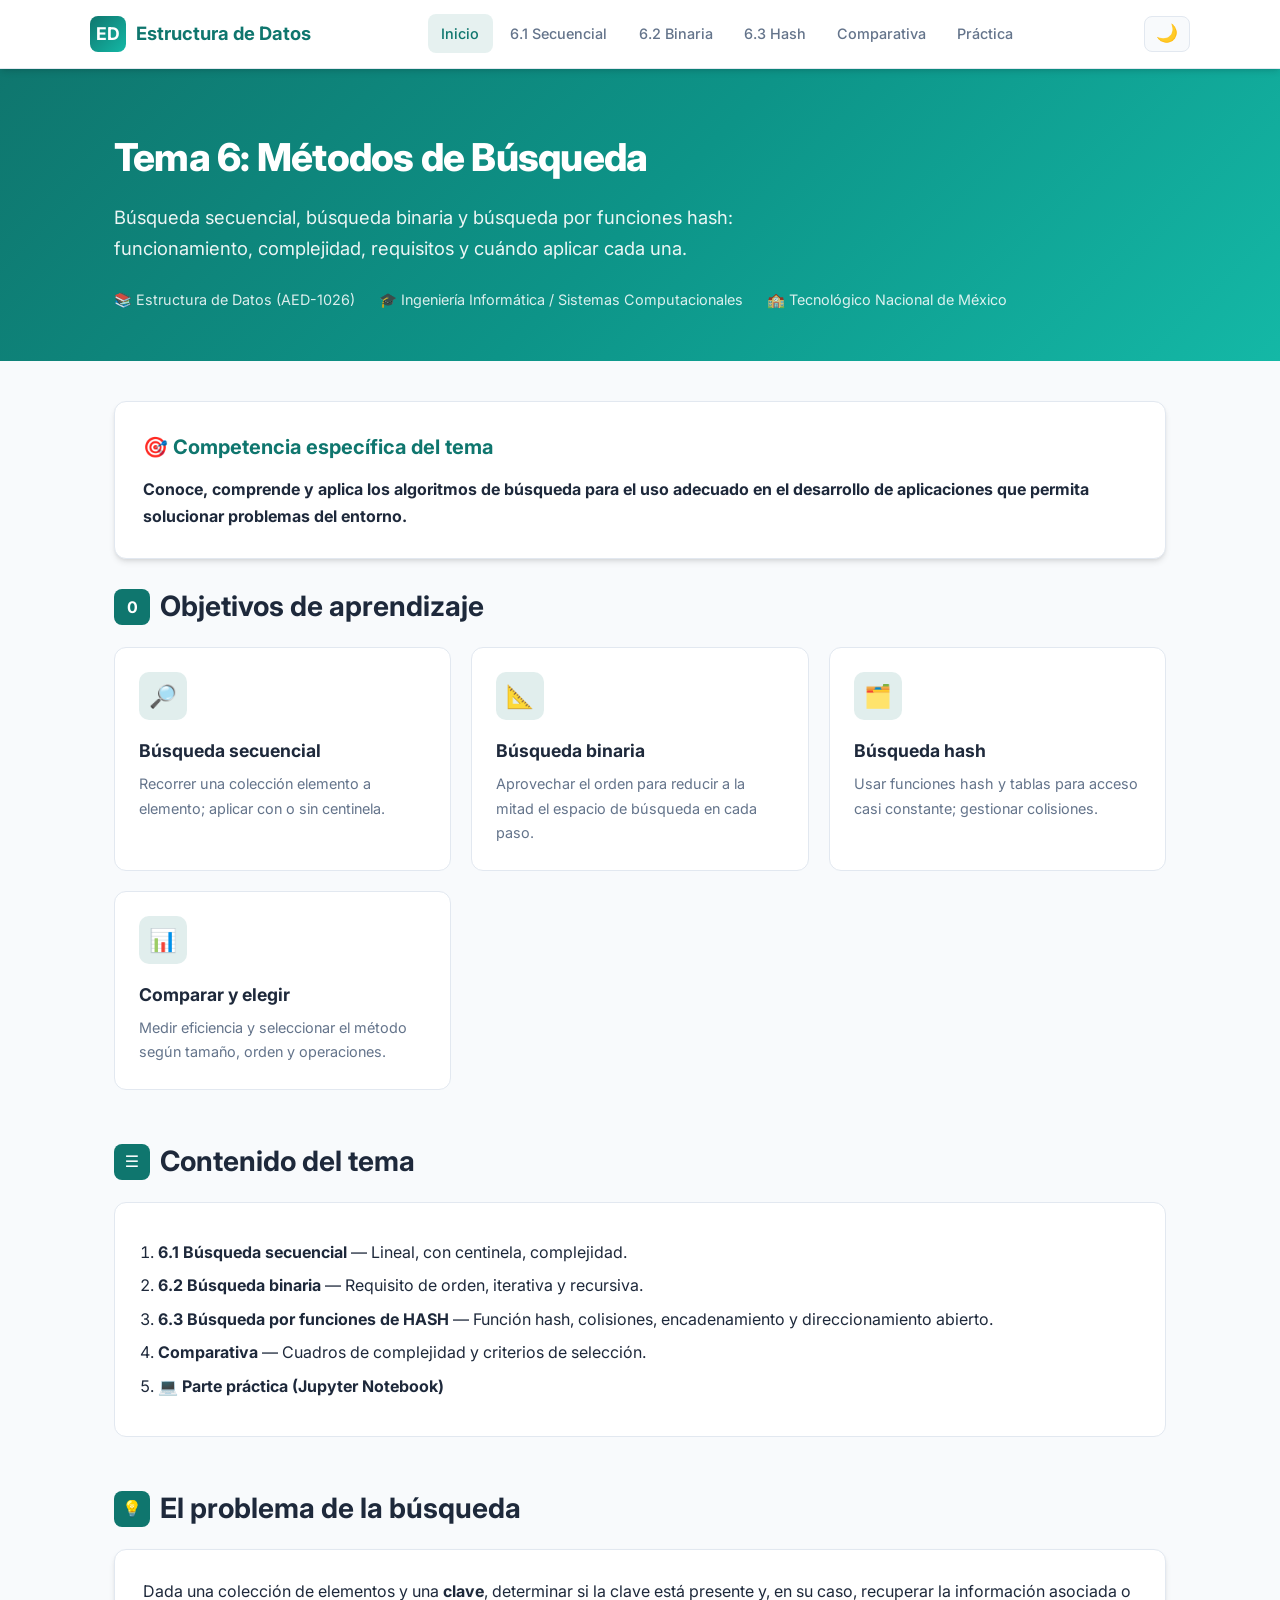
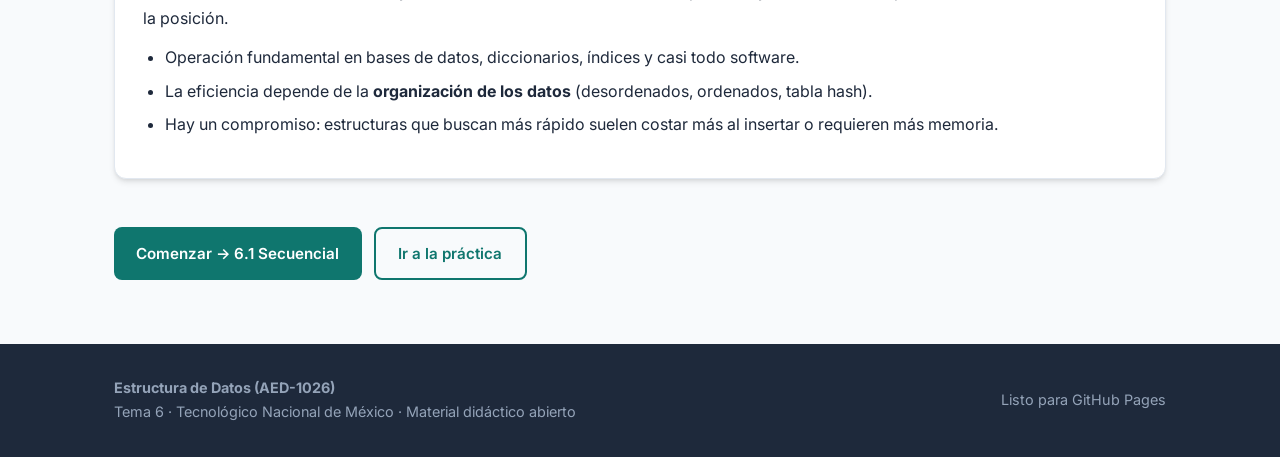
<file: index.html>
<!DOCTYPE html>
<html lang="es">
<head>
  <meta charset="UTF-8">
  <meta name="viewport" content="width=device-width, initial-scale=1.0">
  <title>Tema 6: Métodos de Búsqueda | AED-1026</title>
  <meta name="description" content="Material didáctico del Tema 6: búsqueda secuencial, binaria y por funciones hash.">
  <link rel="preconnect" href="https://fonts.googleapis.com">
  <link rel="preconnect" href="https://fonts.gstatic.com" crossorigin>
  <link href="https://fonts.googleapis.com/css2?family=Inter:wght@400;500;600;700;800&family=JetBrains+Mono:wght@400;500&display=swap" rel="stylesheet">
  <link rel="stylesheet" href="css/styles.css">
</head>
<body>
  <header>
    <div class="container nav-wrapper">
      <a href="index.html" class="logo">
        <span class="logo-icon">ED</span>
        Estructura de Datos
      </a>
      <nav>
        <a href="index.html" class="active">Inicio</a>
        <a href="secuencial.html">6.1 Secuencial</a>
        <a href="binaria.html">6.2 Binaria</a>
        <a href="hash.html">6.3 Hash</a>
        <a href="comparativa.html">Comparativa</a>
        <a href="practica.html">Práctica</a>
      </nav>
      <button id="theme-toggle" class="theme-toggle" aria-label="Cambiar tema">🌙</button>
    </div>
  </header>

  <section class="hero">
    <div class="container">
      <h1>Tema 6: Métodos de Búsqueda</h1>
      <p>
        Búsqueda secuencial, búsqueda binaria y búsqueda por funciones hash:
        funcionamiento, complejidad, requisitos y cuándo aplicar cada una.
      </p>
      <div class="hero-meta">
        <span>📚 Estructura de Datos (AED-1026)</span>
        <span>🎓 Ingeniería Informática / Sistemas Computacionales</span>
        <span>🏫 Tecnológico Nacional de México</span>
      </div>
    </div>
  </section>

  <main class="container">
    <div class="card">
      <h3>🎯 Competencia específica del tema</h3>
      <p>
        <strong>Conoce, comprende y aplica los algoritmos de búsqueda para el uso adecuado
        en el desarrollo de aplicaciones que permita solucionar problemas del entorno.</strong>
      </p>
    </div>

    <section class="section">
      <h2 class="section-title"><span class="num">0</span> Objetivos de aprendizaje</h2>
      <div class="grid-2">
        <div class="feature-card">
          <div class="icon">🔎</div>
          <h3>Búsqueda secuencial</h3>
          <p>Recorrer una colección elemento a elemento; aplicar con o sin centinela.</p>
        </div>
        <div class="feature-card">
          <div class="icon">📐</div>
          <h3>Búsqueda binaria</h3>
          <p>Aprovechar el orden para reducir a la mitad el espacio de búsqueda en cada paso.</p>
        </div>
        <div class="feature-card">
          <div class="icon">🗂️</div>
          <h3>Búsqueda hash</h3>
          <p>Usar funciones hash y tablas para acceso casi constante; gestionar colisiones.</p>
        </div>
        <div class="feature-card">
          <div class="icon">📊</div>
          <h3>Comparar y elegir</h3>
          <p>Medir eficiencia y seleccionar el método según tamaño, orden y operaciones.</p>
        </div>
      </div>
    </section>

    <section class="section">
      <h2 class="section-title"><span class="num">☰</span> Contenido del tema</h2>
      <div class="toc">
        <ol>
          <li><a href="secuencial.html"><strong>6.1 Búsqueda secuencial</strong></a> — Lineal, con centinela, complejidad.</li>
          <li><a href="binaria.html"><strong>6.2 Búsqueda binaria</strong></a> — Requisito de orden, iterativa y recursiva.</li>
          <li><a href="hash.html"><strong>6.3 Búsqueda por funciones de HASH</strong></a> — Función hash, colisiones, encadenamiento y direccionamiento abierto.</li>
          <li><a href="comparativa.html"><strong>Comparativa</strong></a> — Cuadros de complejidad y criterios de selección.</li>
          <li><a href="practica.html"><strong>💻 Parte práctica (Jupyter Notebook)</strong></a></li>
        </ol>
      </div>
    </section>

    <section class="section">
      <h2 class="section-title"><span class="num">💡</span> El problema de la búsqueda</h2>
      <div class="card">
        <p>
          Dada una colección de elementos y una <strong>clave</strong>, determinar si la clave
          está presente y, en su caso, recuperar la información asociada o la posición.
        </p>
        <ul>
          <li>Operación fundamental en bases de datos, diccionarios, índices y casi todo software.</li>
          <li>La eficiencia depende de la <strong>organización de los datos</strong> (desordenados, ordenados, tabla hash).</li>
          <li>Hay un compromiso: estructuras que buscan más rápido suelen costar más al insertar o requieren más memoria.</li>
        </ul>
      </div>
    </section>

    <div class="btn-group">
      <a href="secuencial.html" class="btn btn-primary">Comenzar → 6.1 Secuencial</a>
      <a href="practica.html" class="btn btn-outline">Ir a la práctica</a>
    </div>
  </main>

  <footer>
    <div class="container footer-content">
      <div>
        <strong>Estructura de Datos (AED-1026)</strong><br>
        Tema 6 · Tecnológico Nacional de México · Material didáctico abierto
      </div>
      <div>Listo para GitHub Pages</div>
    </div>
  </footer>
  <script src="js/main.js"></script>
</body>
</html>
</file>
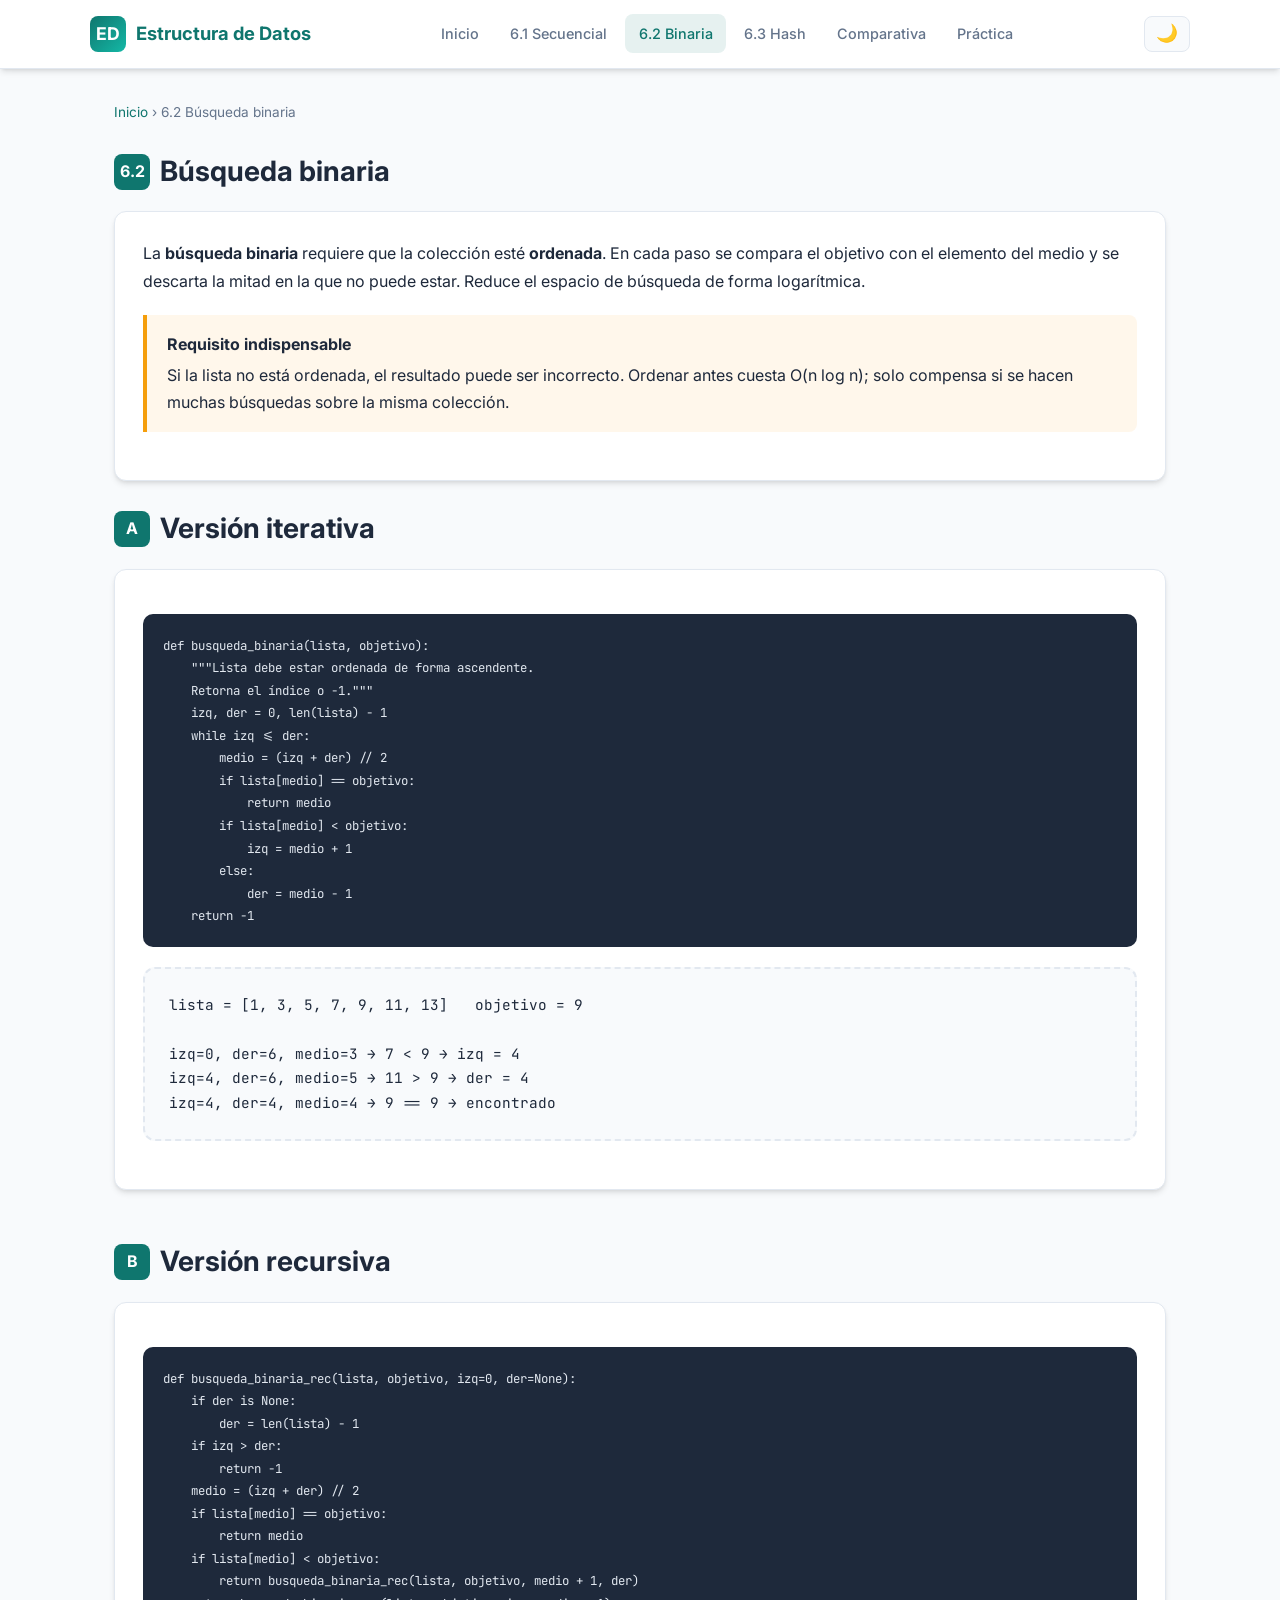
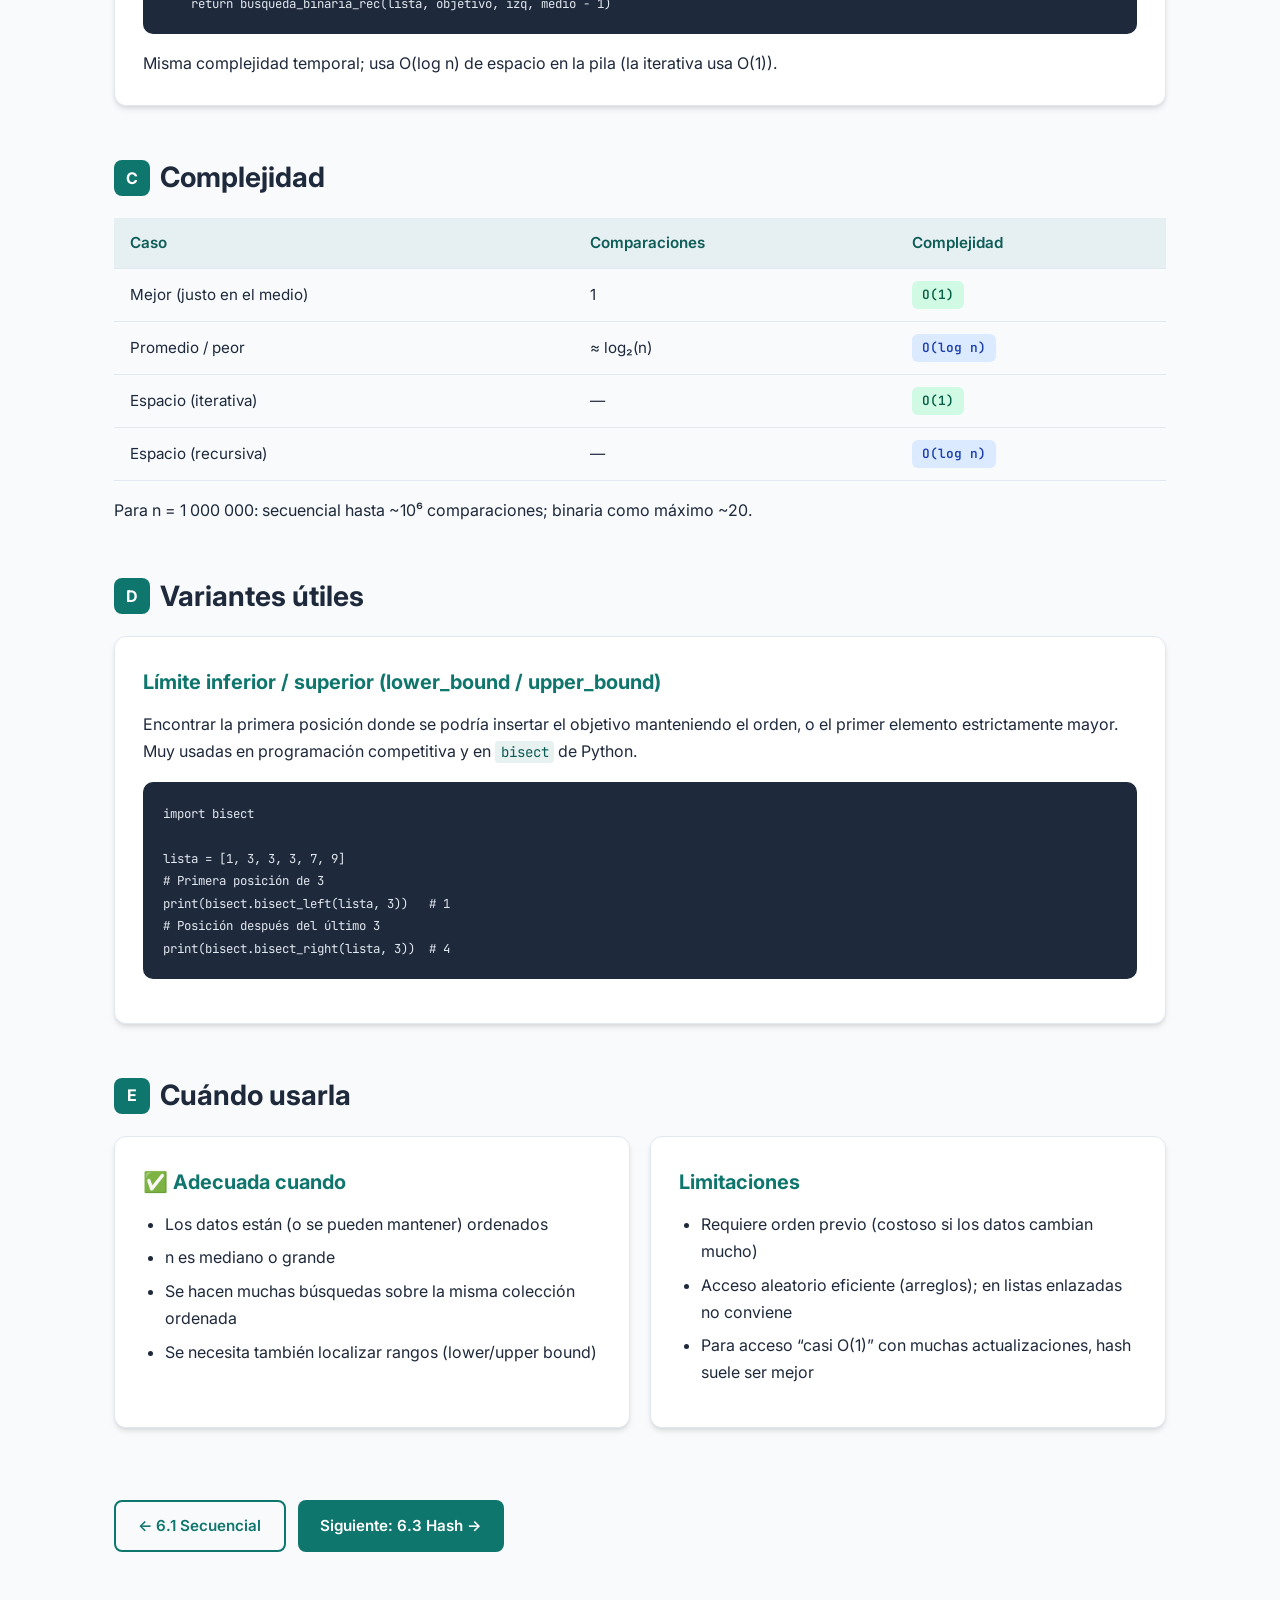
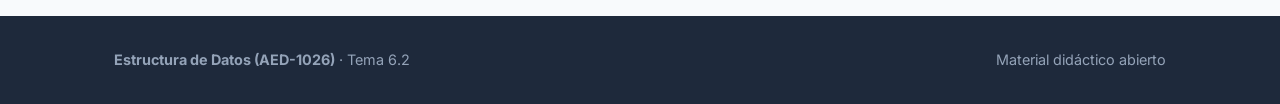
<file: binaria.html>
<!DOCTYPE html>
<html lang="es">
<head>
  <meta charset="UTF-8">
  <meta name="viewport" content="width=device-width, initial-scale=1.0">
  <title>6.2 Búsqueda binaria | Tema 6</title>
  <link rel="preconnect" href="https://fonts.googleapis.com">
  <link rel="preconnect" href="https://fonts.gstatic.com" crossorigin>
  <link href="https://fonts.googleapis.com/css2?family=Inter:wght@400;500;600;700;800&family=JetBrains+Mono:wght@400;500&display=swap" rel="stylesheet">
  <link rel="stylesheet" href="css/styles.css">
</head>
<body>
  <header>
    <div class="container nav-wrapper">
      <a href="index.html" class="logo">
        <span class="logo-icon">ED</span>
        Estructura de Datos
      </a>
      <nav>
        <a href="index.html">Inicio</a>
        <a href="secuencial.html">6.1 Secuencial</a>
        <a href="binaria.html" class="active">6.2 Binaria</a>
        <a href="hash.html">6.3 Hash</a>
        <a href="comparativa.html">Comparativa</a>
        <a href="practica.html">Práctica</a>
      </nav>
      <button id="theme-toggle" class="theme-toggle" aria-label="Cambiar tema">🌙</button>
    </div>
  </header>

  <main class="container" style="padding-top: 2rem;">
    <div class="breadcrumb">
      <a href="index.html">Inicio</a> › 6.2 Búsqueda binaria
    </div>

    <h1 class="section-title"><span class="num">6.2</span> Búsqueda binaria</h1>

    <div class="card">
      <p>
        La <strong>búsqueda binaria</strong> requiere que la colección esté <strong>ordenada</strong>.
        En cada paso se compara el objetivo con el elemento del medio y se descarta la mitad
        en la que no puede estar. Reduce el espacio de búsqueda de forma logarítmica.
      </p>
      <div class="callout warning">
        <strong>Requisito indispensable</strong>
        Si la lista no está ordenada, el resultado puede ser incorrecto. Ordenar antes cuesta
        O(n log n); solo compensa si se hacen muchas búsquedas sobre la misma colección.
      </div>
    </div>

    <section class="section">
      <h2 class="section-title"><span class="num">A</span> Versión iterativa</h2>
      <div class="card">
<pre><code>def busqueda_binaria(lista, objetivo):
    """Lista debe estar ordenada de forma ascendente.
    Retorna el índice o -1."""
    izq, der = 0, len(lista) - 1
    while izq <= der:
        medio = (izq + der) // 2
        if lista[medio] == objetivo:
            return medio
        if lista[medio] < objetivo:
            izq = medio + 1
        else:
            der = medio - 1
    return -1
</code></pre>
        <div class="diagram" style="text-align: left; line-height: 1.7;">
lista = [1, 3, 5, 7, 9, 11, 13] &nbsp; objetivo = 9<br>
<br>
izq=0, der=6, medio=3 → 7 &lt; 9 → izq = 4<br>
izq=4, der=6, medio=5 → 11 &gt; 9 → der = 4<br>
izq=4, der=4, medio=4 → 9 == 9 → encontrado
        </div>
      </div>
    </section>

    <section class="section">
      <h2 class="section-title"><span class="num">B</span> Versión recursiva</h2>
      <div class="card">
<pre><code>def busqueda_binaria_rec(lista, objetivo, izq=0, der=None):
    if der is None:
        der = len(lista) - 1
    if izq > der:
        return -1
    medio = (izq + der) // 2
    if lista[medio] == objetivo:
        return medio
    if lista[medio] < objetivo:
        return busqueda_binaria_rec(lista, objetivo, medio + 1, der)
    return busqueda_binaria_rec(lista, objetivo, izq, medio - 1)
</code></pre>
        <p>Misma complejidad temporal; usa O(log n) de espacio en la pila (la iterativa usa O(1)).</p>
      </div>
    </section>

    <section class="section">
      <h2 class="section-title"><span class="num">C</span> Complejidad</h2>
      <div class="table-wrap">
        <table>
          <thead>
            <tr><th>Caso</th><th>Comparaciones</th><th>Complejidad</th></tr>
          </thead>
          <tbody>
            <tr><td>Mejor (justo en el medio)</td><td>1</td><td><span class="badge badge-o1">O(1)</span></td></tr>
            <tr><td>Promedio / peor</td><td>≈ log₂(n)</td><td><span class="badge badge-ologn">O(log n)</span></td></tr>
            <tr><td>Espacio (iterativa)</td><td>—</td><td><span class="badge badge-o1">O(1)</span></td></tr>
            <tr><td>Espacio (recursiva)</td><td>—</td><td><span class="badge badge-ologn">O(log n)</span></td></tr>
          </tbody>
        </table>
      </div>
      <p>
        Para n = 1 000 000: secuencial hasta ~10⁶ comparaciones; binaria como máximo ~20.
      </p>
    </section>

    <section class="section">
      <h2 class="section-title"><span class="num">D</span> Variantes útiles</h2>
      <div class="card">
        <h3>Límite inferior / superior (lower_bound / upper_bound)</h3>
        <p>
          Encontrar la primera posición donde se podría insertar el objetivo manteniendo el orden,
          o el primer elemento estrictamente mayor. Muy usadas en programación competitiva y en
          <code>bisect</code> de Python.
        </p>
<pre><code>import bisect

lista = [1, 3, 3, 3, 7, 9]
# Primera posición de 3
print(bisect.bisect_left(lista, 3))   # 1
# Posición después del último 3
print(bisect.bisect_right(lista, 3))  # 4
</code></pre>
      </div>
    </section>

    <section class="section">
      <h2 class="section-title"><span class="num">E</span> Cuándo usarla</h2>
      <div class="grid-2">
        <div class="card">
          <h3>✅ Adecuada cuando</h3>
          <ul>
            <li>Los datos están (o se pueden mantener) ordenados</li>
            <li>n es mediano o grande</li>
            <li>Se hacen muchas búsquedas sobre la misma colección ordenada</li>
            <li>Se necesita también localizar rangos (lower/upper bound)</li>
          </ul>
        </div>
        <div class="card">
          <h3>Limitaciones</h3>
          <ul>
            <li>Requiere orden previo (costoso si los datos cambian mucho)</li>
            <li>Acceso aleatorio eficiente (arreglos); en listas enlazadas no conviene</li>
            <li>Para acceso “casi O(1)” con muchas actualizaciones, hash suele ser mejor</li>
          </ul>
        </div>
      </div>
    </section>

    <div class="btn-group">
      <a href="secuencial.html" class="btn btn-outline">← 6.1 Secuencial</a>
      <a href="hash.html" class="btn btn-primary">Siguiente: 6.3 Hash →</a>
    </div>
  </main>

  <footer>
    <div class="container footer-content">
      <div><strong>Estructura de Datos (AED-1026)</strong> · Tema 6.2</div>
      <div>Material didáctico abierto</div>
    </div>
  </footer>
  <script src="js/main.js"></script>
</body>
</html>
</file>
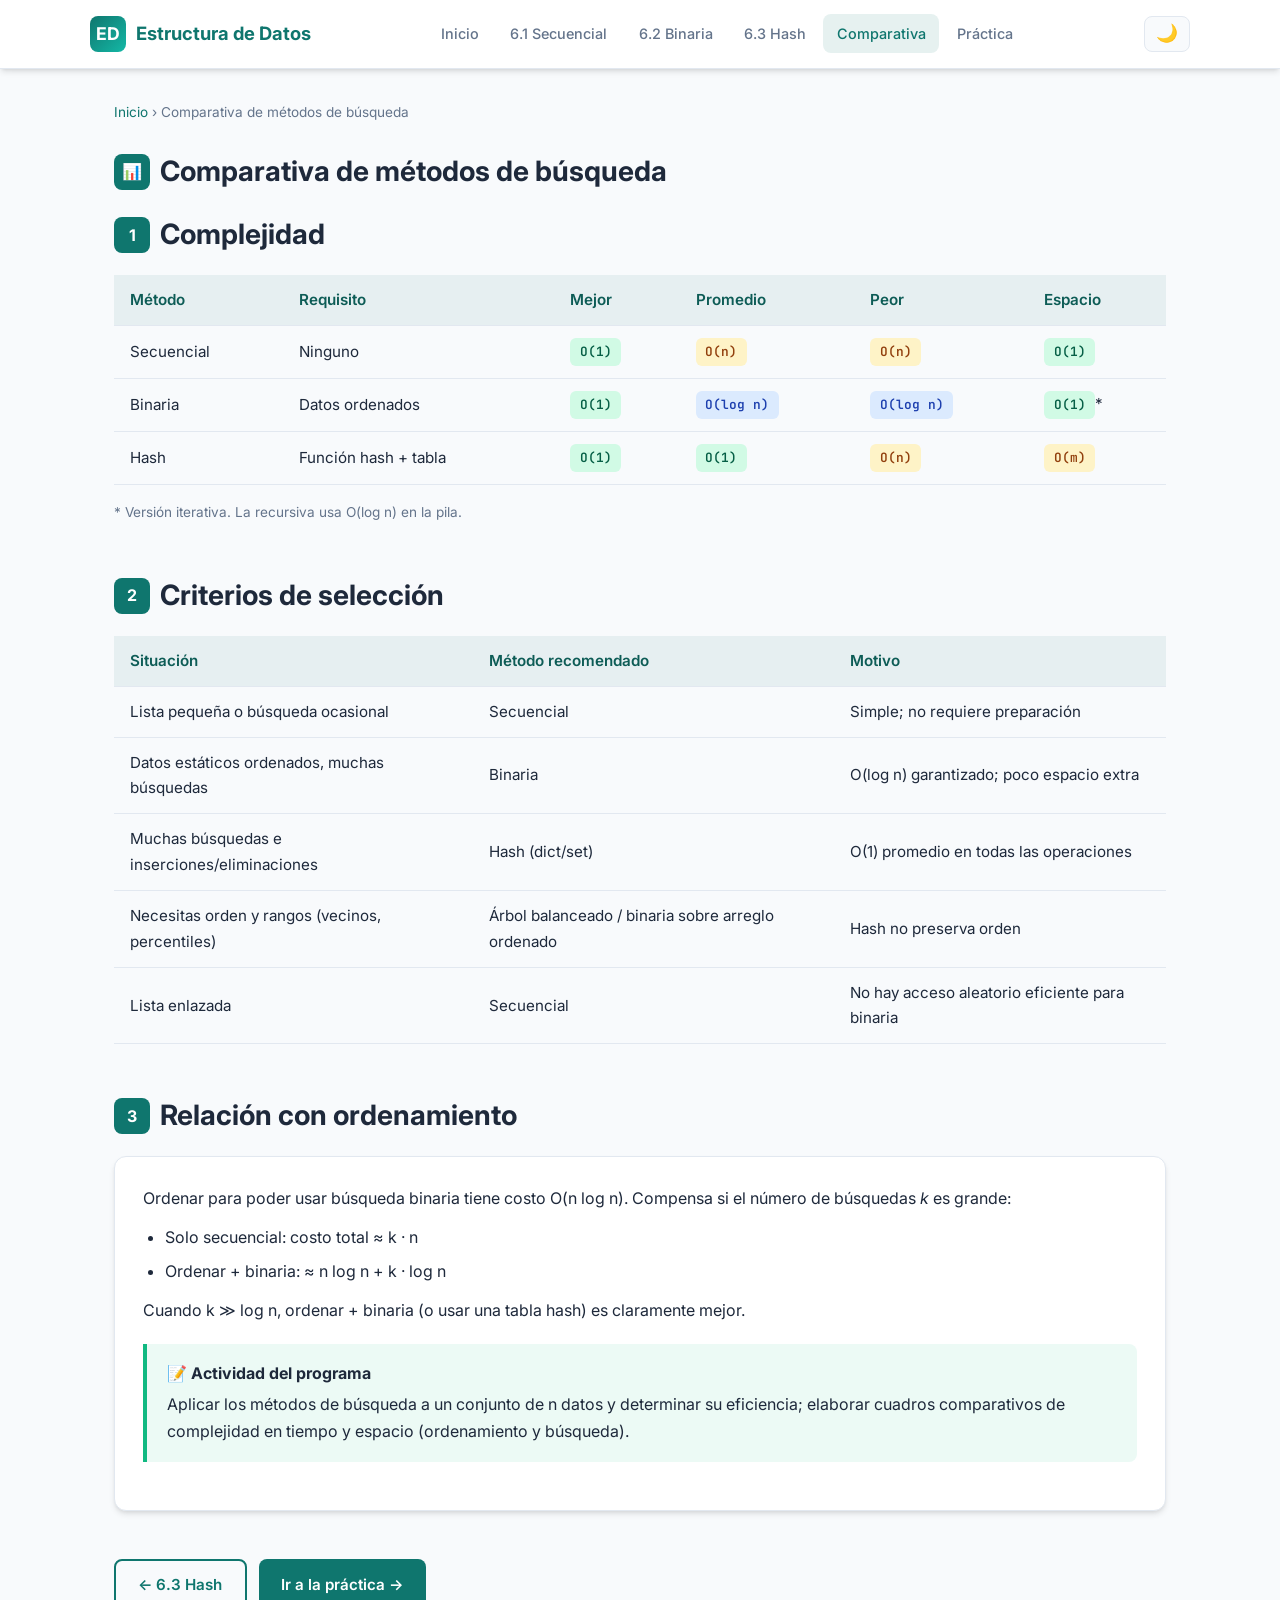
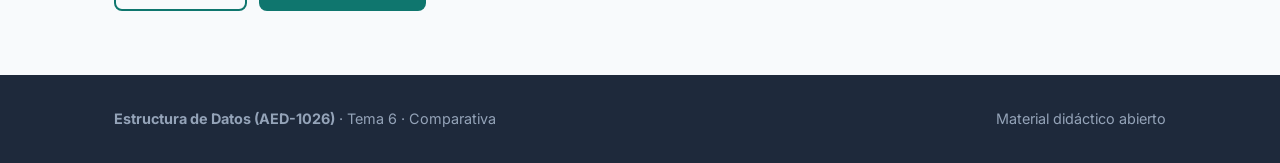
<file: comparativa.html>
<!DOCTYPE html>
<html lang="es">
<head>
  <meta charset="UTF-8">
  <meta name="viewport" content="width=device-width, initial-scale=1.0">
  <title>Comparativa de búsqueda | Tema 6</title>
  <link rel="preconnect" href="https://fonts.googleapis.com">
  <link rel="preconnect" href="https://fonts.gstatic.com" crossorigin>
  <link href="https://fonts.googleapis.com/css2?family=Inter:wght@400;500;600;700;800&family=JetBrains+Mono:wght@400;500&display=swap" rel="stylesheet">
  <link rel="stylesheet" href="css/styles.css">
</head>
<body>
  <header>
    <div class="container nav-wrapper">
      <a href="index.html" class="logo">
        <span class="logo-icon">ED</span>
        Estructura de Datos
      </a>
      <nav>
        <a href="index.html">Inicio</a>
        <a href="secuencial.html">6.1 Secuencial</a>
        <a href="binaria.html">6.2 Binaria</a>
        <a href="hash.html">6.3 Hash</a>
        <a href="comparativa.html" class="active">Comparativa</a>
        <a href="practica.html">Práctica</a>
      </nav>
      <button id="theme-toggle" class="theme-toggle" aria-label="Cambiar tema">🌙</button>
    </div>
  </header>

  <main class="container" style="padding-top: 2rem;">
    <div class="breadcrumb">
      <a href="index.html">Inicio</a> › Comparativa de métodos de búsqueda
    </div>

    <h1 class="section-title"><span class="num">📊</span> Comparativa de métodos de búsqueda</h1>

    <section class="section">
      <h2 class="section-title"><span class="num">1</span> Complejidad</h2>
      <div class="table-wrap">
        <table>
          <thead>
            <tr>
              <th>Método</th>
              <th>Requisito</th>
              <th>Mejor</th>
              <th>Promedio</th>
              <th>Peor</th>
              <th>Espacio</th>
            </tr>
          </thead>
          <tbody>
            <tr>
              <td>Secuencial</td>
              <td>Ninguno</td>
              <td><span class="badge badge-o1">O(1)</span></td>
              <td><span class="badge badge-on">O(n)</span></td>
              <td><span class="badge badge-on">O(n)</span></td>
              <td><span class="badge badge-o1">O(1)</span></td>
            </tr>
            <tr>
              <td>Binaria</td>
              <td>Datos ordenados</td>
              <td><span class="badge badge-o1">O(1)</span></td>
              <td><span class="badge badge-ologn">O(log n)</span></td>
              <td><span class="badge badge-ologn">O(log n)</span></td>
              <td><span class="badge badge-o1">O(1)</span>*</td>
            </tr>
            <tr>
              <td>Hash</td>
              <td>Función hash + tabla</td>
              <td><span class="badge badge-o1">O(1)</span></td>
              <td><span class="badge badge-o1">O(1)</span></td>
              <td><span class="badge badge-on">O(n)</span></td>
              <td><span class="badge badge-on">O(m)</span></td>
            </tr>
          </tbody>
        </table>
      </div>
      <p style="font-size: 0.85rem; color: var(--text-muted);">* Versión iterativa. La recursiva usa O(log n) en la pila.</p>
    </section>

    <section class="section">
      <h2 class="section-title"><span class="num">2</span> Criterios de selección</h2>
      <div class="table-wrap">
        <table>
          <thead>
            <tr>
              <th>Situación</th>
              <th>Método recomendado</th>
              <th>Motivo</th>
            </tr>
          </thead>
          <tbody>
            <tr>
              <td>Lista pequeña o búsqueda ocasional</td>
              <td>Secuencial</td>
              <td>Simple; no requiere preparación</td>
            </tr>
            <tr>
              <td>Datos estáticos ordenados, muchas búsquedas</td>
              <td>Binaria</td>
              <td>O(log n) garantizado; poco espacio extra</td>
            </tr>
            <tr>
              <td>Muchas búsquedas e inserciones/eliminaciones</td>
              <td>Hash (dict/set)</td>
              <td>O(1) promedio en todas las operaciones</td>
            </tr>
            <tr>
              <td>Necesitas orden y rangos (vecinos, percentiles)</td>
              <td>Árbol balanceado / binaria sobre arreglo ordenado</td>
              <td>Hash no preserva orden</td>
            </tr>
            <tr>
              <td>Lista enlazada</td>
              <td>Secuencial</td>
              <td>No hay acceso aleatorio eficiente para binaria</td>
            </tr>
          </tbody>
        </table>
      </div>
    </section>

    <section class="section">
      <h2 class="section-title"><span class="num">3</span> Relación con ordenamiento</h2>
      <div class="card">
        <p>
          Ordenar para poder usar búsqueda binaria tiene costo O(n log n).
          Compensa si el número de búsquedas <em>k</em> es grande:
        </p>
        <ul>
          <li>Solo secuencial: costo total ≈ k · n</li>
          <li>Ordenar + binaria: ≈ n log n + k · log n</li>
        </ul>
        <p>
          Cuando k ≫ log n, ordenar + binaria (o usar una tabla hash) es claramente mejor.
        </p>
        <div class="callout success">
          <strong>📝 Actividad del programa</strong>
          Aplicar los métodos de búsqueda a un conjunto de n datos y determinar su eficiencia;
          elaborar cuadros comparativos de complejidad en tiempo y espacio (ordenamiento y búsqueda).
        </div>
      </div>
    </section>

    <div class="btn-group">
      <a href="hash.html" class="btn btn-outline">← 6.3 Hash</a>
      <a href="practica.html" class="btn btn-primary">Ir a la práctica →</a>
    </div>
  </main>

  <footer>
    <div class="container footer-content">
      <div><strong>Estructura de Datos (AED-1026)</strong> · Tema 6 · Comparativa</div>
      <div>Material didáctico abierto</div>
    </div>
  </footer>
  <script src="js/main.js"></script>
</body>
</html>
</file>
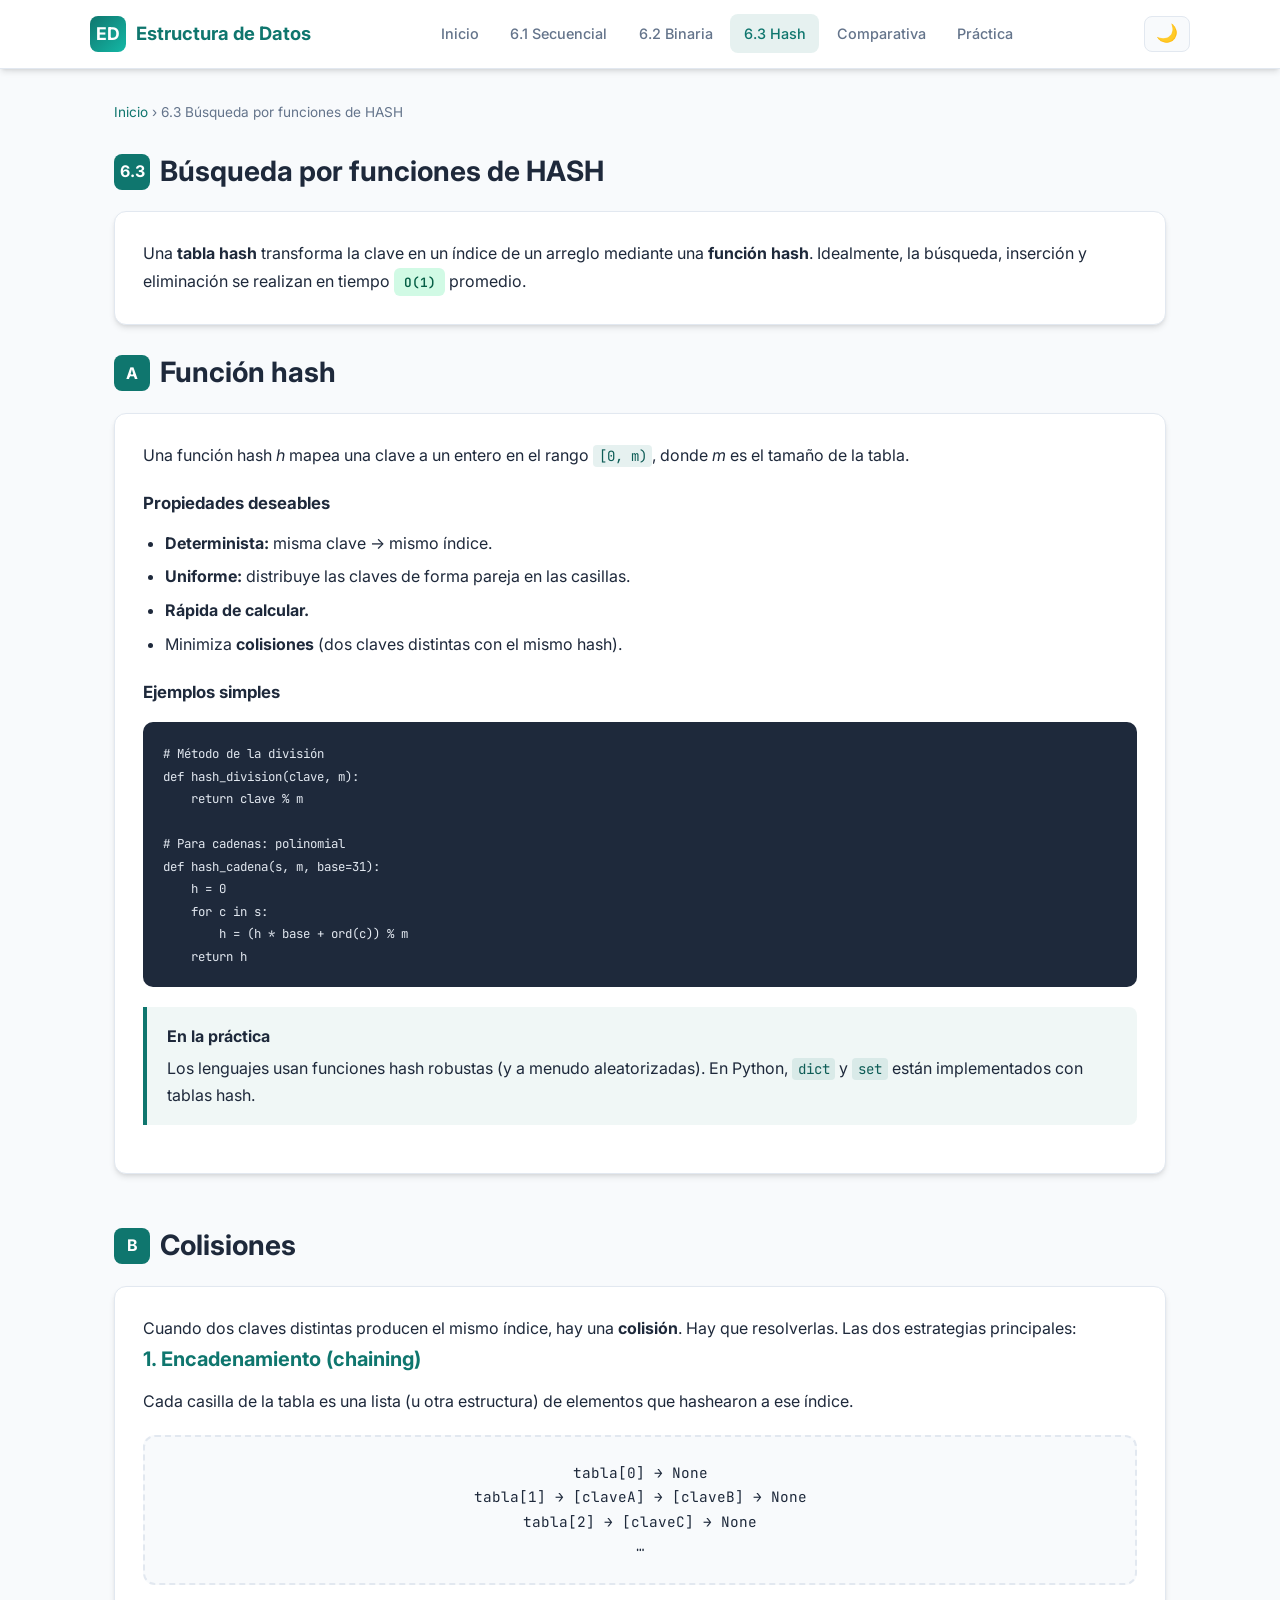
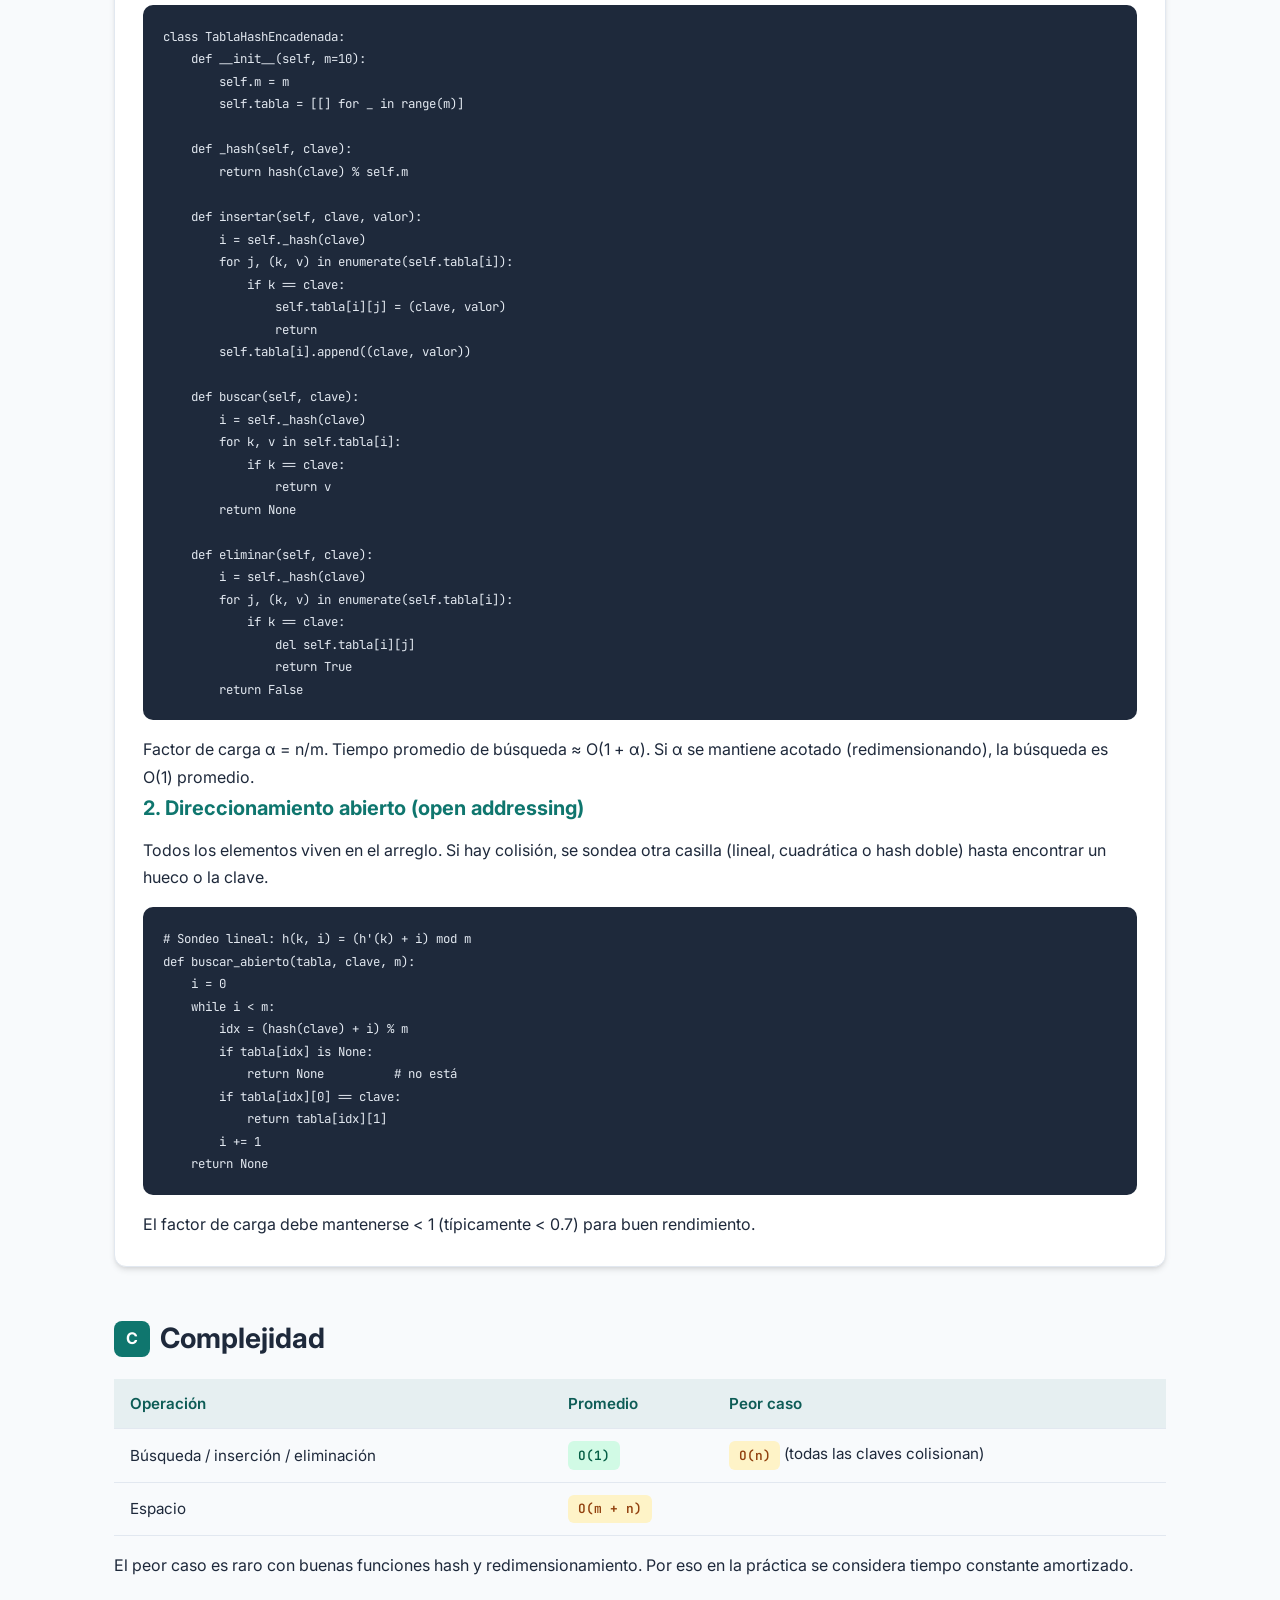
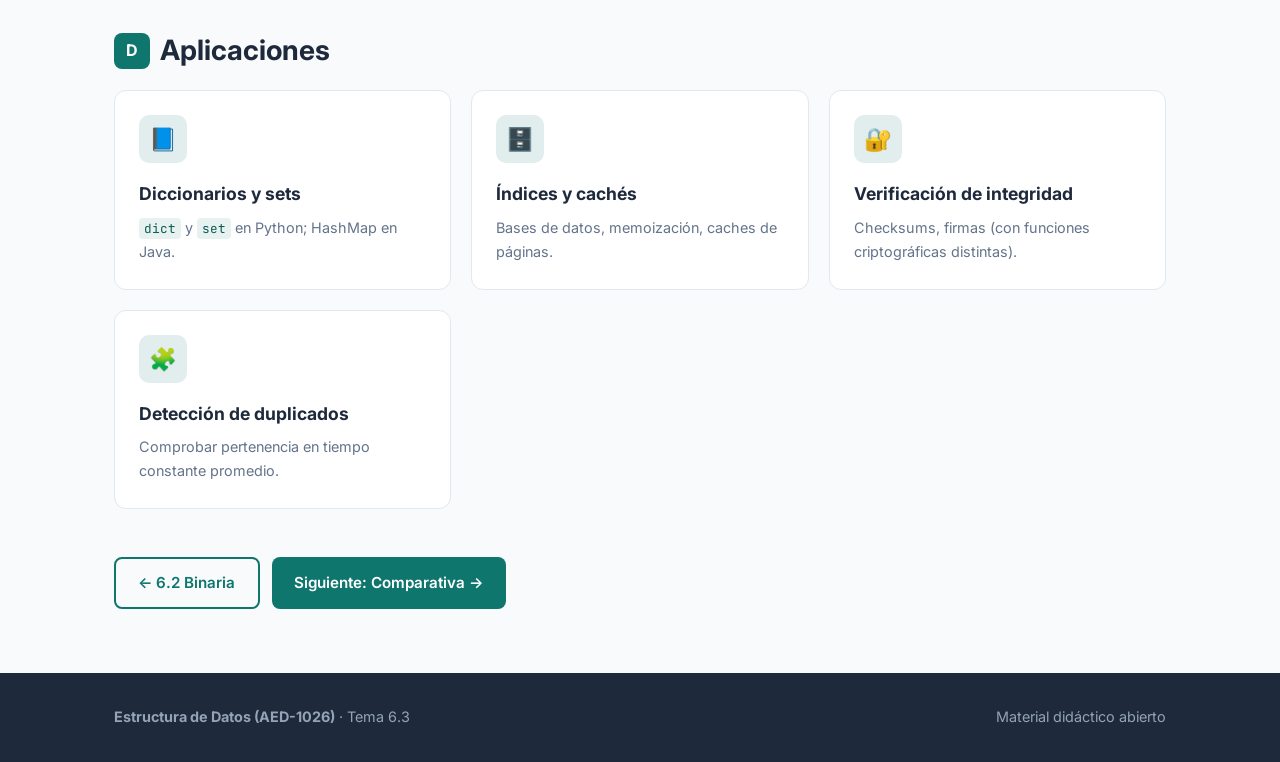
<file: hash.html>
<!DOCTYPE html>
<html lang="es">
<head>
  <meta charset="UTF-8">
  <meta name="viewport" content="width=device-width, initial-scale=1.0">
  <title>6.3 Búsqueda por HASH | Tema 6</title>
  <link rel="preconnect" href="https://fonts.googleapis.com">
  <link rel="preconnect" href="https://fonts.gstatic.com" crossorigin>
  <link href="https://fonts.googleapis.com/css2?family=Inter:wght@400;500;600;700;800&family=JetBrains+Mono:wght@400;500&display=swap" rel="stylesheet">
  <link rel="stylesheet" href="css/styles.css">
</head>
<body>
  <header>
    <div class="container nav-wrapper">
      <a href="index.html" class="logo">
        <span class="logo-icon">ED</span>
        Estructura de Datos
      </a>
      <nav>
        <a href="index.html">Inicio</a>
        <a href="secuencial.html">6.1 Secuencial</a>
        <a href="binaria.html">6.2 Binaria</a>
        <a href="hash.html" class="active">6.3 Hash</a>
        <a href="comparativa.html">Comparativa</a>
        <a href="practica.html">Práctica</a>
      </nav>
      <button id="theme-toggle" class="theme-toggle" aria-label="Cambiar tema">🌙</button>
    </div>
  </header>

  <main class="container" style="padding-top: 2rem;">
    <div class="breadcrumb">
      <a href="index.html">Inicio</a> › 6.3 Búsqueda por funciones de HASH
    </div>

    <h1 class="section-title"><span class="num">6.3</span> Búsqueda por funciones de HASH</h1>

    <div class="card">
      <p>
        Una <strong>tabla hash</strong> transforma la clave en un índice de un arreglo mediante
        una <strong>función hash</strong>. Idealmente, la búsqueda, inserción y eliminación
        se realizan en tiempo <span class="badge badge-o1">O(1)</span> promedio.
      </p>
    </div>

    <section class="section">
      <h2 class="section-title"><span class="num">A</span> Función hash</h2>
      <div class="card">
        <p>
          Una función hash <em>h</em> mapea una clave a un entero en el rango
          <code>[0, m)</code>, donde <em>m</em> es el tamaño de la tabla.
        </p>
        <h4>Propiedades deseables</h4>
        <ul>
          <li><strong>Determinista:</strong> misma clave → mismo índice.</li>
          <li><strong>Uniforme:</strong> distribuye las claves de forma pareja en las casillas.</li>
          <li><strong>Rápida de calcular.</strong></li>
          <li>Minimiza <strong>colisiones</strong> (dos claves distintas con el mismo hash).</li>
        </ul>
        <h4>Ejemplos simples</h4>
<pre><code># Método de la división
def hash_division(clave, m):
    return clave % m

# Para cadenas: polinomial
def hash_cadena(s, m, base=31):
    h = 0
    for c in s:
        h = (h * base + ord(c)) % m
    return h
</code></pre>
        <div class="callout">
          <strong>En la práctica</strong>
          Los lenguajes usan funciones hash robustas (y a menudo aleatorizadas).
          En Python, <code>dict</code> y <code>set</code> están implementados con tablas hash.
        </div>
      </div>
    </section>

    <section class="section">
      <h2 class="section-title"><span class="num">B</span> Colisiones</h2>
      <div class="card">
        <p>
          Cuando dos claves distintas producen el mismo índice, hay una <strong>colisión</strong>.
          Hay que resolverlas. Las dos estrategias principales:
        </p>

        <h3>1. Encadenamiento (chaining)</h3>
        <p>
          Cada casilla de la tabla es una lista (u otra estructura) de elementos que hashearon a ese índice.
        </p>
        <div class="diagram">
tabla[0] → None<br>
tabla[1] → [claveA] → [claveB] → None<br>
tabla[2] → [claveC] → None<br>
…
        </div>
<pre><code>class TablaHashEncadenada:
    def __init__(self, m=10):
        self.m = m
        self.tabla = [[] for _ in range(m)]

    def _hash(self, clave):
        return hash(clave) % self.m

    def insertar(self, clave, valor):
        i = self._hash(clave)
        for j, (k, v) in enumerate(self.tabla[i]):
            if k == clave:
                self.tabla[i][j] = (clave, valor)
                return
        self.tabla[i].append((clave, valor))

    def buscar(self, clave):
        i = self._hash(clave)
        for k, v in self.tabla[i]:
            if k == clave:
                return v
        return None

    def eliminar(self, clave):
        i = self._hash(clave)
        for j, (k, v) in enumerate(self.tabla[i]):
            if k == clave:
                del self.tabla[i][j]
                return True
        return False
</code></pre>
        <p>
          Factor de carga α = n/m. Tiempo promedio de búsqueda ≈ O(1 + α).
          Si α se mantiene acotado (redimensionando), la búsqueda es O(1) promedio.
        </p>

        <h3>2. Direccionamiento abierto (open addressing)</h3>
        <p>
          Todos los elementos viven en el arreglo. Si hay colisión, se sondea otra casilla
          (lineal, cuadrática o hash doble) hasta encontrar un hueco o la clave.
        </p>
<pre><code># Sondeo lineal: h(k, i) = (h'(k) + i) mod m
def buscar_abierto(tabla, clave, m):
    i = 0
    while i < m:
        idx = (hash(clave) + i) % m
        if tabla[idx] is None:
            return None          # no está
        if tabla[idx][0] == clave:
            return tabla[idx][1]
        i += 1
    return None
</code></pre>
        <p>El factor de carga debe mantenerse &lt; 1 (típicamente &lt; 0.7) para buen rendimiento.</p>
      </div>
    </section>

    <section class="section">
      <h2 class="section-title"><span class="num">C</span> Complejidad</h2>
      <div class="table-wrap">
        <table>
          <thead>
            <tr>
              <th>Operación</th>
              <th>Promedio</th>
              <th>Peor caso</th>
            </tr>
          </thead>
          <tbody>
            <tr>
              <td>Búsqueda / inserción / eliminación</td>
              <td><span class="badge badge-o1">O(1)</span></td>
              <td><span class="badge badge-on">O(n)</span> (todas las claves colisionan)</td>
            </tr>
            <tr>
              <td>Espacio</td><td colspan="2"><span class="badge badge-on">O(m + n)</span></td>
            </tr>
          </tbody>
        </table>
      </div>
      <p>
        El peor caso es raro con buenas funciones hash y redimensionamiento.
        Por eso en la práctica se considera tiempo constante amortizado.
      </p>
    </section>

    <section class="section">
      <h2 class="section-title"><span class="num">D</span> Aplicaciones</h2>
      <div class="grid-2">
        <div class="feature-card">
          <div class="icon">📘</div>
          <h3>Diccionarios y sets</h3>
          <p><code>dict</code> y <code>set</code> en Python; HashMap en Java.</p>
        </div>
        <div class="feature-card">
          <div class="icon">🗄️</div>
          <h3>Índices y cachés</h3>
          <p>Bases de datos, memoización, caches de páginas.</p>
        </div>
        <div class="feature-card">
          <div class="icon">🔐</div>
          <h3>Verificación de integridad</h3>
          <p>Checksums, firmas (con funciones criptográficas distintas).</p>
        </div>
        <div class="feature-card">
          <div class="icon">🧩</div>
          <h3>Detección de duplicados</h3>
          <p>Comprobar pertenencia en tiempo constante promedio.</p>
        </div>
      </div>
    </section>

    <div class="btn-group">
      <a href="binaria.html" class="btn btn-outline">← 6.2 Binaria</a>
      <a href="comparativa.html" class="btn btn-primary">Siguiente: Comparativa →</a>
    </div>
  </main>

  <footer>
    <div class="container footer-content">
      <div><strong>Estructura de Datos (AED-1026)</strong> · Tema 6.3</div>
      <div>Material didáctico abierto</div>
    </div>
  </footer>
  <script src="js/main.js"></script>
</body>
</html>
</file>
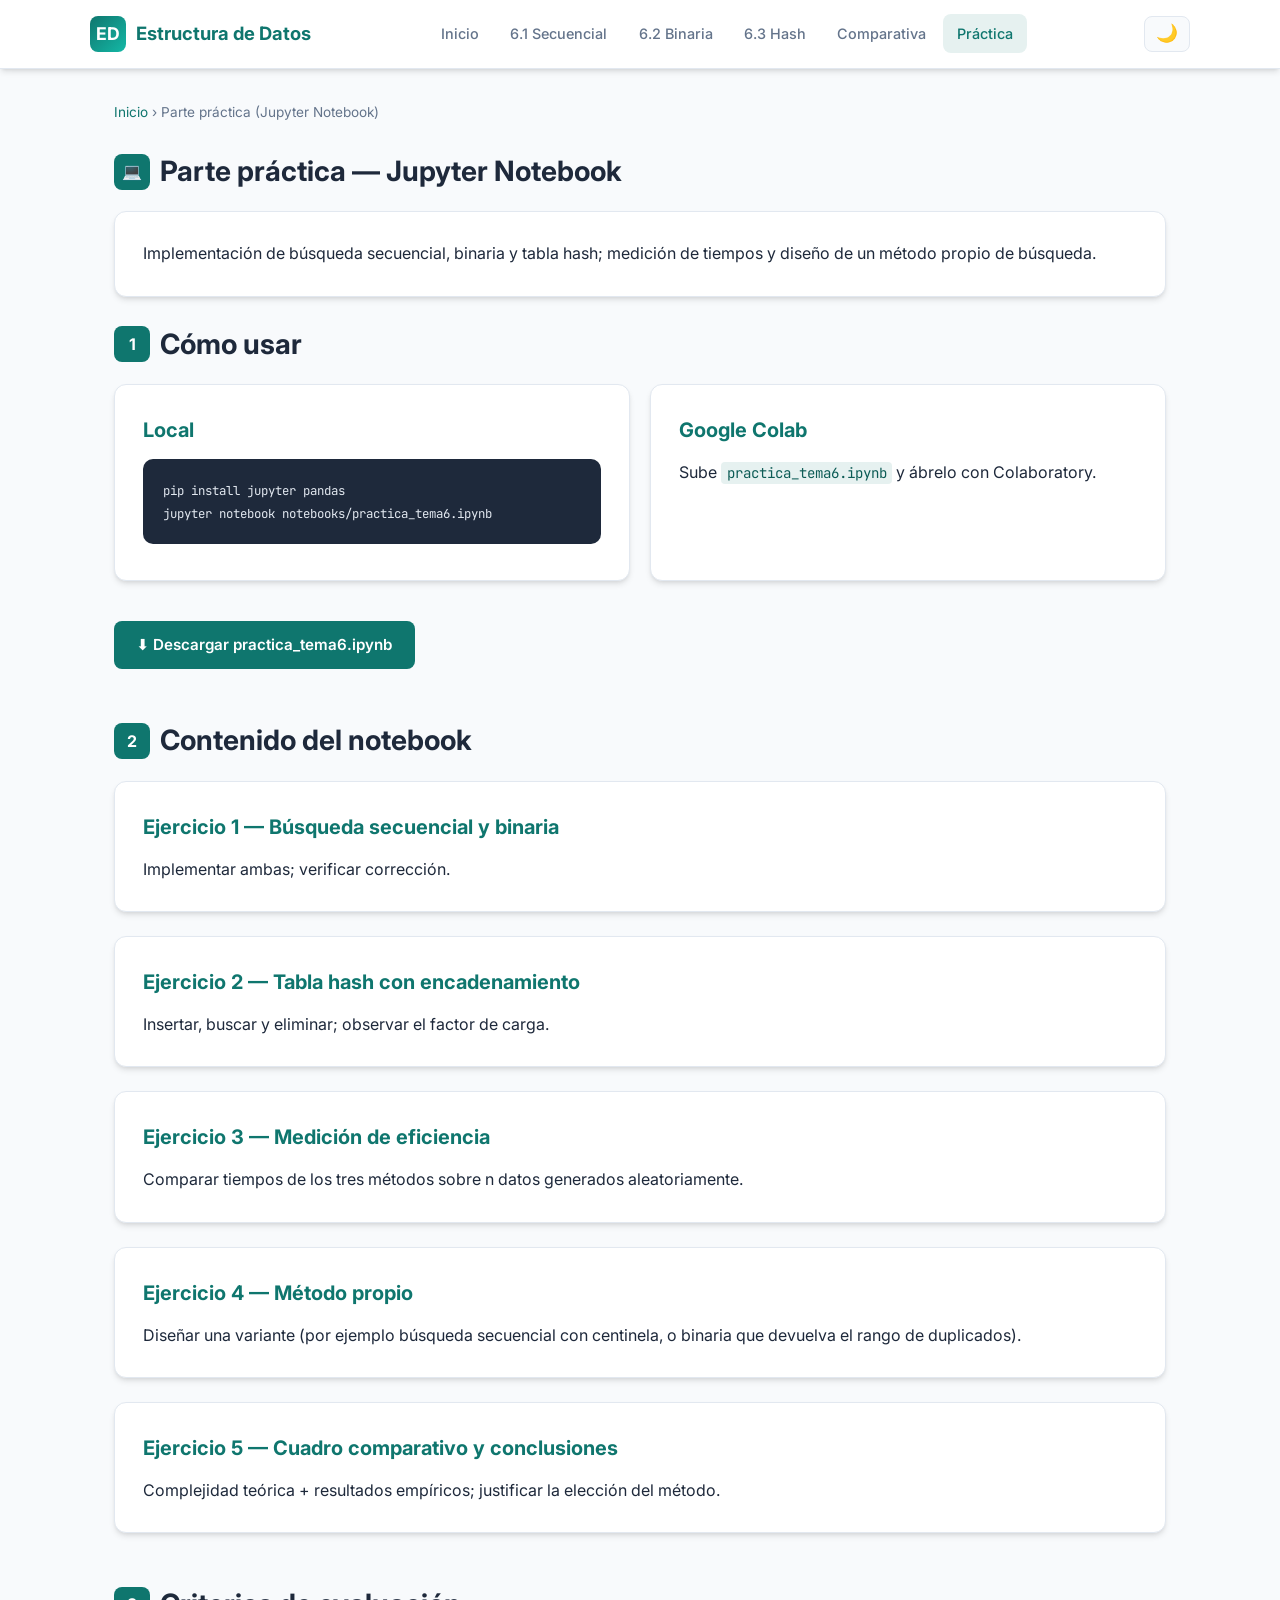
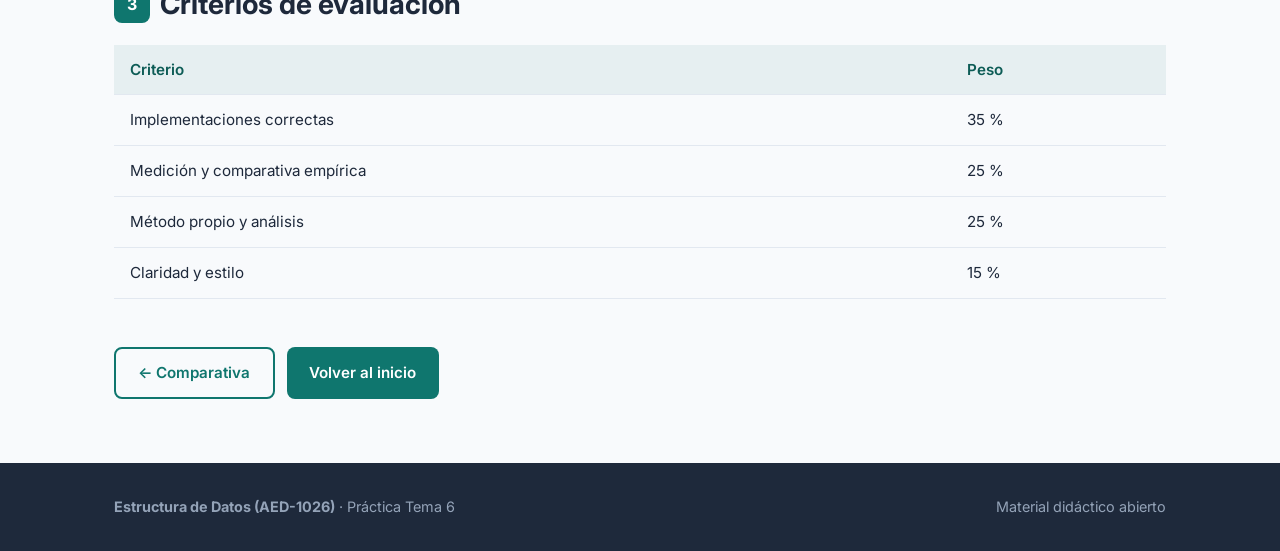
<file: practica.html>
<!DOCTYPE html>
<html lang="es">
<head>
  <meta charset="UTF-8">
  <meta name="viewport" content="width=device-width, initial-scale=1.0">
  <title>Práctica · Tema 6 | Estructura de Datos</title>
  <link rel="preconnect" href="https://fonts.googleapis.com">
  <link rel="preconnect" href="https://fonts.gstatic.com" crossorigin>
  <link href="https://fonts.googleapis.com/css2?family=Inter:wght@400;500;600;700;800&family=JetBrains+Mono:wght@400;500&display=swap" rel="stylesheet">
  <link rel="stylesheet" href="css/styles.css">
</head>
<body>
  <header>
    <div class="container nav-wrapper">
      <a href="index.html" class="logo">
        <span class="logo-icon">ED</span>
        Estructura de Datos
      </a>
      <nav>
        <a href="index.html">Inicio</a>
        <a href="secuencial.html">6.1 Secuencial</a>
        <a href="binaria.html">6.2 Binaria</a>
        <a href="hash.html">6.3 Hash</a>
        <a href="comparativa.html">Comparativa</a>
        <a href="practica.html" class="active">Práctica</a>
      </nav>
      <button id="theme-toggle" class="theme-toggle" aria-label="Cambiar tema">🌙</button>
    </div>
  </header>

  <main class="container" style="padding-top: 2rem;">
    <div class="breadcrumb">
      <a href="index.html">Inicio</a> › Parte práctica (Jupyter Notebook)
    </div>

    <h1 class="section-title"><span class="num">💻</span> Parte práctica — Jupyter Notebook</h1>

    <div class="card">
      <p>
        Implementación de búsqueda secuencial, binaria y tabla hash; medición de tiempos
        y diseño de un método propio de búsqueda.
      </p>
    </div>

    <section class="section">
      <h2 class="section-title"><span class="num">1</span> Cómo usar</h2>
      <div class="grid-2">
        <div class="card">
          <h3>Local</h3>
          <pre style="margin:0.5rem 0"><code>pip install jupyter pandas
jupyter notebook notebooks/practica_tema6.ipynb</code></pre>
        </div>
        <div class="card">
          <h3>Google Colab</h3>
          <p>Sube <code>practica_tema6.ipynb</code> y ábrelo con Colaboratory.</p>
        </div>
      </div>
      <p style="margin-top: 1rem;">
        <a href="notebooks/practica_tema6.ipynb" class="btn btn-primary" download>⬇️ Descargar practica_tema6.ipynb</a>
      </p>
    </section>

    <section class="section">
      <h2 class="section-title"><span class="num">2</span> Contenido del notebook</h2>
      <div class="card"><h3>Ejercicio 1 — Búsqueda secuencial y binaria</h3>
        <p>Implementar ambas; verificar corrección.</p></div>
      <div class="card"><h3>Ejercicio 2 — Tabla hash con encadenamiento</h3>
        <p>Insertar, buscar y eliminar; observar el factor de carga.</p></div>
      <div class="card"><h3>Ejercicio 3 — Medición de eficiencia</h3>
        <p>Comparar tiempos de los tres métodos sobre n datos generados aleatoriamente.</p></div>
      <div class="card"><h3>Ejercicio 4 — Método propio</h3>
        <p>Diseñar una variante (por ejemplo búsqueda secuencial con centinela, o binaria que devuelva el rango de duplicados).</p></div>
      <div class="card"><h3>Ejercicio 5 — Cuadro comparativo y conclusiones</h3>
        <p>Complejidad teórica + resultados empíricos; justificar la elección del método.</p></div>
    </section>

    <section class="section">
      <h2 class="section-title"><span class="num">3</span> Criterios de evaluación</h2>
      <div class="table-wrap">
        <table>
          <thead><tr><th>Criterio</th><th>Peso</th></tr></thead>
          <tbody>
            <tr><td>Implementaciones correctas</td><td>35 %</td></tr>
            <tr><td>Medición y comparativa empírica</td><td>25 %</td></tr>
            <tr><td>Método propio y análisis</td><td>25 %</td></tr>
            <tr><td>Claridad y estilo</td><td>15 %</td></tr>
          </tbody>
        </table>
      </div>
    </section>

    <div class="btn-group">
      <a href="comparativa.html" class="btn btn-outline">← Comparativa</a>
      <a href="index.html" class="btn btn-primary">Volver al inicio</a>
    </div>
  </main>

  <footer>
    <div class="container footer-content">
      <div><strong>Estructura de Datos (AED-1026)</strong> · Práctica Tema 6</div>
      <div>Material didáctico abierto</div>
    </div>
  </footer>
  <script src="js/main.js"></script>
</body>
</html>
</file>
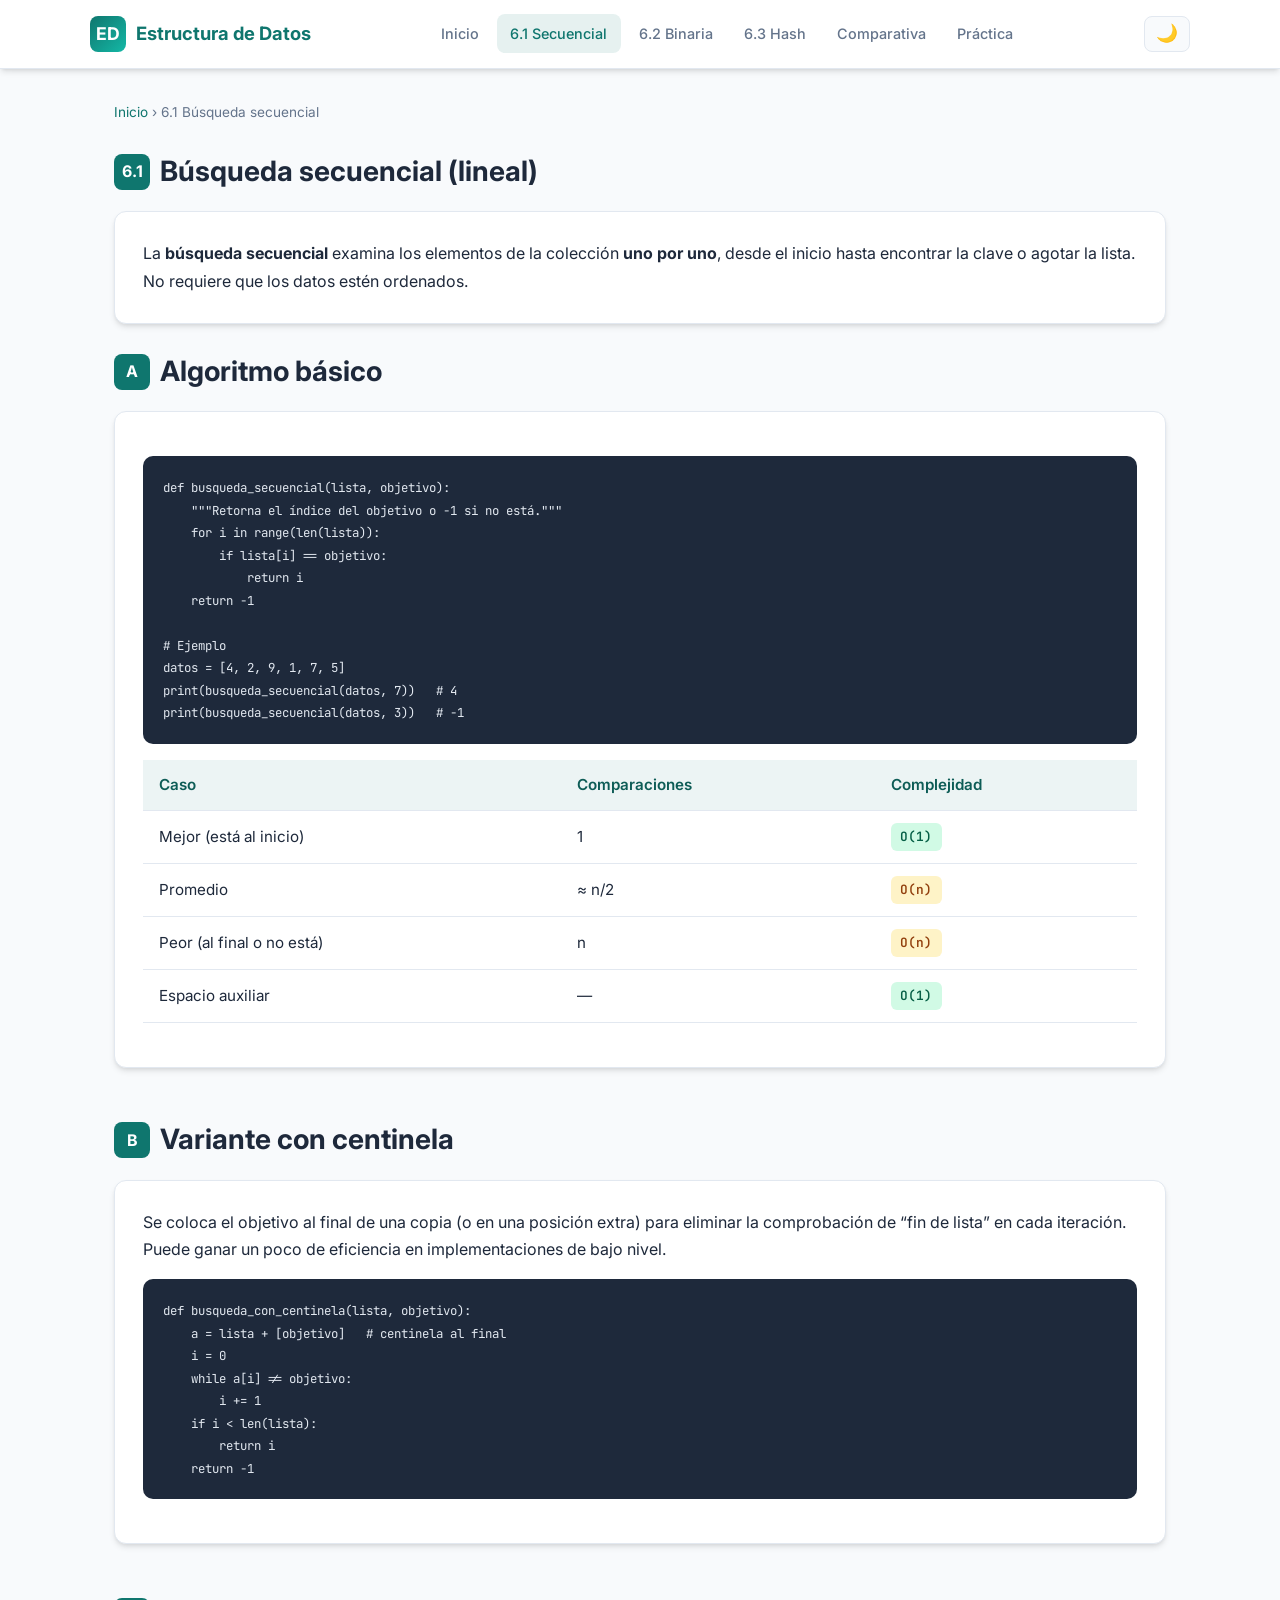
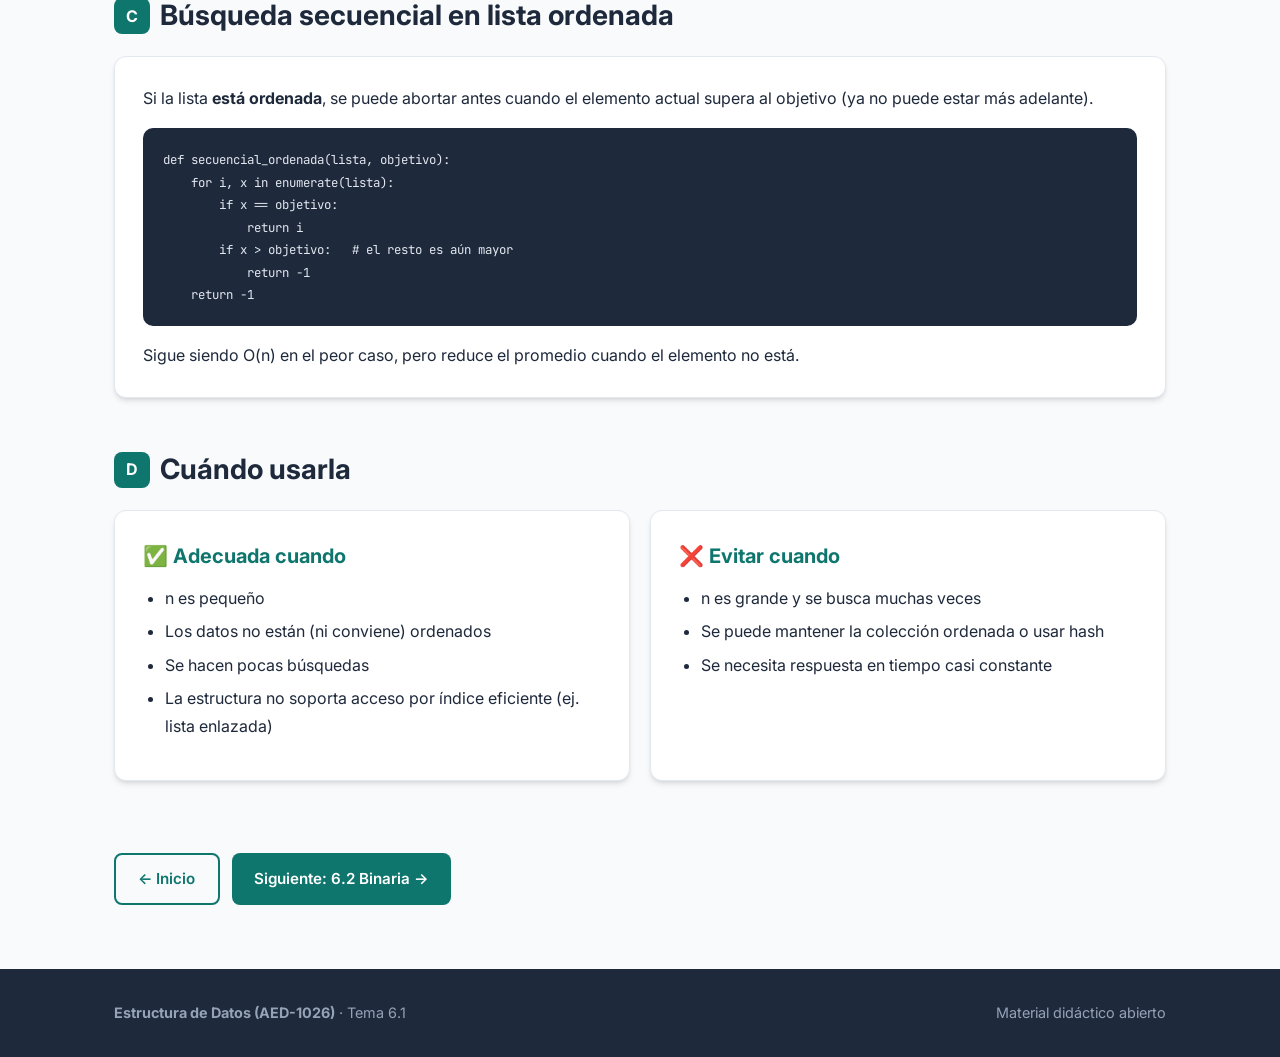
<file: secuencial.html>
<!DOCTYPE html>
<html lang="es">
<head>
  <meta charset="UTF-8">
  <meta name="viewport" content="width=device-width, initial-scale=1.0">
  <title>6.1 Búsqueda secuencial | Tema 6</title>
  <link rel="preconnect" href="https://fonts.googleapis.com">
  <link rel="preconnect" href="https://fonts.gstatic.com" crossorigin>
  <link href="https://fonts.googleapis.com/css2?family=Inter:wght@400;500;600;700;800&family=JetBrains+Mono:wght@400;500&display=swap" rel="stylesheet">
  <link rel="stylesheet" href="css/styles.css">
</head>
<body>
  <header>
    <div class="container nav-wrapper">
      <a href="index.html" class="logo">
        <span class="logo-icon">ED</span>
        Estructura de Datos
      </a>
      <nav>
        <a href="index.html">Inicio</a>
        <a href="secuencial.html" class="active">6.1 Secuencial</a>
        <a href="binaria.html">6.2 Binaria</a>
        <a href="hash.html">6.3 Hash</a>
        <a href="comparativa.html">Comparativa</a>
        <a href="practica.html">Práctica</a>
      </nav>
      <button id="theme-toggle" class="theme-toggle" aria-label="Cambiar tema">🌙</button>
    </div>
  </header>

  <main class="container" style="padding-top: 2rem;">
    <div class="breadcrumb">
      <a href="index.html">Inicio</a> › 6.1 Búsqueda secuencial
    </div>

    <h1 class="section-title"><span class="num">6.1</span> Búsqueda secuencial (lineal)</h1>

    <div class="card">
      <p>
        La <strong>búsqueda secuencial</strong> examina los elementos de la colección
        <strong>uno por uno</strong>, desde el inicio hasta encontrar la clave o agotar la lista.
        No requiere que los datos estén ordenados.
      </p>
    </div>

    <section class="section">
      <h2 class="section-title"><span class="num">A</span> Algoritmo básico</h2>
      <div class="card">
<pre><code>def busqueda_secuencial(lista, objetivo):
    """Retorna el índice del objetivo o -1 si no está."""
    for i in range(len(lista)):
        if lista[i] == objetivo:
            return i
    return -1

# Ejemplo
datos = [4, 2, 9, 1, 7, 5]
print(busqueda_secuencial(datos, 7))   # 4
print(busqueda_secuencial(datos, 3))   # -1
</code></pre>
        <div class="table-wrap">
          <table>
            <thead>
              <tr><th>Caso</th><th>Comparaciones</th><th>Complejidad</th></tr>
            </thead>
            <tbody>
              <tr><td>Mejor (está al inicio)</td><td>1</td><td><span class="badge badge-o1">O(1)</span></td></tr>
              <tr><td>Promedio</td><td>≈ n/2</td><td><span class="badge badge-on">O(n)</span></td></tr>
              <tr><td>Peor (al final o no está)</td><td>n</td><td><span class="badge badge-on">O(n)</span></td></tr>
              <tr><td>Espacio auxiliar</td><td>—</td><td><span class="badge badge-o1">O(1)</span></td></tr>
            </tbody>
          </table>
        </div>
      </div>
    </section>

    <section class="section">
      <h2 class="section-title"><span class="num">B</span> Variante con centinela</h2>
      <div class="card">
        <p>
          Se coloca el objetivo al final de una copia (o en una posición extra) para
          eliminar la comprobación de “fin de lista” en cada iteración. Puede ganar un poco
          de eficiencia en implementaciones de bajo nivel.
        </p>
<pre><code>def busqueda_con_centinela(lista, objetivo):
    a = lista + [objetivo]   # centinela al final
    i = 0
    while a[i] != objetivo:
        i += 1
    if i < len(lista):
        return i
    return -1
</code></pre>
      </div>
    </section>

    <section class="section">
      <h2 class="section-title"><span class="num">C</span> Búsqueda secuencial en lista ordenada</h2>
      <div class="card">
        <p>
          Si la lista <strong>está ordenada</strong>, se puede abortar antes cuando el elemento
          actual supera al objetivo (ya no puede estar más adelante).
        </p>
<pre><code>def secuencial_ordenada(lista, objetivo):
    for i, x in enumerate(lista):
        if x == objetivo:
            return i
        if x > objetivo:   # el resto es aún mayor
            return -1
    return -1
</code></pre>
        <p>Sigue siendo O(n) en el peor caso, pero reduce el promedio cuando el elemento no está.</p>
      </div>
    </section>

    <section class="section">
      <h2 class="section-title"><span class="num">D</span> Cuándo usarla</h2>
      <div class="grid-2">
        <div class="card">
          <h3>✅ Adecuada cuando</h3>
          <ul>
            <li>n es pequeño</li>
            <li>Los datos no están (ni conviene) ordenados</li>
            <li>Se hacen pocas búsquedas</li>
            <li>La estructura no soporta acceso por índice eficiente (ej. lista enlazada)</li>
          </ul>
        </div>
        <div class="card">
          <h3>❌ Evitar cuando</h3>
          <ul>
            <li>n es grande y se busca muchas veces</li>
            <li>Se puede mantener la colección ordenada o usar hash</li>
            <li>Se necesita respuesta en tiempo casi constante</li>
          </ul>
        </div>
      </div>
    </section>

    <div class="btn-group">
      <a href="index.html" class="btn btn-outline">← Inicio</a>
      <a href="binaria.html" class="btn btn-primary">Siguiente: 6.2 Binaria →</a>
    </div>
  </main>

  <footer>
    <div class="container footer-content">
      <div><strong>Estructura de Datos (AED-1026)</strong> · Tema 6.1</div>
      <div>Material didáctico abierto</div>
    </div>
  </footer>
  <script src="js/main.js"></script>
</body>
</html>
</file>
<file: css/styles.css>
/* ===== Variables y Reset ===== */
:root {
  --primary: #0f766e;
  --primary-dark: #0d5c56;
  --primary-light: #14b8a6;
  --secondary: #1e293b;
  --accent: #f59e0b;
  --bg: #f8fafc;
  --bg-card: #ffffff;
  --text: #1e293b;
  --text-muted: #64748b;
  --border: #e2e8f0;
  --code-bg: #1e293b;
  --code-text: #e2e8f0;
  --success: #10b981;
  --warning: #f59e0b;
  --danger: #ef4444;
  --shadow: 0 4px 6px -1px rgb(0 0 0 / 0.1), 0 2px 4px -2px rgb(0 0 0 / 0.1);
  --shadow-lg: 0 10px 15px -3px rgb(0 0 0 / 0.1), 0 4px 6px -4px rgb(0 0 0 / 0.1);
  --radius: 12px;
  --font-sans: 'Inter', system-ui, -apple-system, sans-serif;
  --font-mono: 'JetBrains Mono', 'Fira Code', monospace;
}

[data-theme="dark"] {
  --bg: #0f172a;
  --bg-card: #1e293b;
  --text: #f1f5f9;
  --text-muted: #94a3b8;
  --border: #334155;
  --secondary: #f1f5f9;
  --code-bg: #0f172a;
  --shadow: 0 4px 6px -1px rgb(0 0 0 / 0.3);
  --shadow-lg: 0 10px 15px -3px rgb(0 0 0 / 0.4);
}

* {
  margin: 0;
  padding: 0;
  box-sizing: border-box;
}

html {
  scroll-behavior: smooth;
}

body {
  font-family: var(--font-sans);
  background: var(--bg);
  color: var(--text);
  line-height: 1.7;
  min-height: 100vh;
}

/* ===== Layout ===== */
.container {
  max-width: 1100px;
  margin: 0 auto;
  padding: 0 1.5rem;
}

/* ===== Header / Nav ===== */
header {
  background: var(--bg-card);
  border-bottom: 1px solid var(--border);
  position: sticky;
  top: 0;
  z-index: 100;
  box-shadow: var(--shadow);
}

.nav-wrapper {
  display: flex;
  align-items: center;
  justify-content: space-between;
  padding: 0.9rem 0;
  gap: 1rem;
}

.logo {
  display: flex;
  align-items: center;
  gap: 0.6rem;
  text-decoration: none;
  color: var(--primary);
  font-weight: 700;
  font-size: 1.15rem;
}

.logo-icon {
  width: 36px;
  height: 36px;
  background: linear-gradient(135deg, var(--primary), var(--primary-light));
  border-radius: 8px;
  display: flex;
  align-items: center;
  justify-content: center;
  color: white;
  font-size: 1.1rem;
}

nav {
  display: flex;
  gap: 0.25rem;
  flex-wrap: wrap;
}

nav a {
  text-decoration: none;
  color: var(--text-muted);
  font-size: 0.9rem;
  font-weight: 500;
  padding: 0.45rem 0.85rem;
  border-radius: 8px;
  transition: all 0.2s;
}

nav a:hover,
nav a.active {
  color: var(--primary);
  background: rgba(15, 118, 110, 0.1);
}

.theme-toggle {
  background: var(--bg);
  border: 1px solid var(--border);
  border-radius: 8px;
  padding: 0.4rem 0.7rem;
  cursor: pointer;
  font-size: 1.1rem;
  transition: all 0.2s;
}

.theme-toggle:hover {
  border-color: var(--primary);
}

/* ===== Hero ===== */
.hero {
  background: linear-gradient(135deg, var(--primary) 0%, #0d9488 50%, #14b8a6 100%);
  color: white;
  padding: 3.5rem 0 3rem;
  margin-bottom: 2.5rem;
}

.hero h1 {
  font-size: 2.4rem;
  font-weight: 800;
  margin-bottom: 0.75rem;
  letter-spacing: -0.02em;
}

.hero p {
  font-size: 1.15rem;
  opacity: 0.92;
  max-width: 650px;
  margin-bottom: 1.5rem;
}

.hero-meta {
  display: flex;
  gap: 1.5rem;
  flex-wrap: wrap;
  font-size: 0.9rem;
  opacity: 0.85;
}

.hero-meta span {
  display: flex;
  align-items: center;
  gap: 0.4rem;
}

/* ===== Cards & Sections ===== */
.section {
  margin-bottom: 3rem;
}

.section-title {
  font-size: 1.75rem;
  font-weight: 700;
  margin-bottom: 1rem;
  color: var(--text);
  display: flex;
  align-items: center;
  gap: 0.6rem;
}

.section-title .num {
  background: var(--primary);
  color: white;
  width: 36px;
  height: 36px;
  border-radius: 8px;
  display: flex;
  align-items: center;
  justify-content: center;
  font-size: 1rem;
  flex-shrink: 0;
}

.card {
  background: var(--bg-card);
  border: 1px solid var(--border);
  border-radius: var(--radius);
  padding: 1.75rem;
  margin-bottom: 1.5rem;
  box-shadow: var(--shadow);
}

.card h3 {
  font-size: 1.25rem;
  margin-bottom: 0.75rem;
  color: var(--primary);
}

.card h4 {
  font-size: 1.05rem;
  margin: 1.25rem 0 0.5rem;
  color: var(--text);
}

/* ===== Grid ===== */
.grid-2 {
  display: grid;
  grid-template-columns: repeat(auto-fit, minmax(280px, 1fr));
  gap: 1.25rem;
}

.grid-3 {
  display: grid;
  grid-template-columns: repeat(auto-fit, minmax(220px, 1fr));
  gap: 1.25rem;
}

/* ===== Feature cards ===== */
.feature-card {
  background: var(--bg-card);
  border: 1px solid var(--border);
  border-radius: var(--radius);
  padding: 1.5rem;
  transition: transform 0.2s, box-shadow 0.2s;
}

.feature-card:hover {
  transform: translateY(-3px);
  box-shadow: var(--shadow-lg);
}

.feature-card .icon {
  width: 48px;
  height: 48px;
  border-radius: 10px;
  display: flex;
  align-items: center;
  justify-content: center;
  font-size: 1.4rem;
  margin-bottom: 1rem;
  background: rgba(15, 118, 110, 0.12);
  color: var(--primary);
}

.feature-card h3 {
  font-size: 1.1rem;
  margin-bottom: 0.4rem;
}

.feature-card p {
  font-size: 0.9rem;
  color: var(--text-muted);
}

/* ===== Tables ===== */
.table-wrap {
  overflow-x: auto;
  margin: 1rem 0;
}

table {
  width: 100%;
  border-collapse: collapse;
  font-size: 0.95rem;
}

th, td {
  padding: 0.75rem 1rem;
  text-align: left;
  border-bottom: 1px solid var(--border);
}

th {
  background: rgba(15, 118, 110, 0.08);
  font-weight: 600;
  color: var(--primary-dark);
}

[data-theme="dark"] th {
  color: var(--primary-light);
}

tr:hover td {
  background: rgba(15, 118, 110, 0.04);
}

/* ===== Code blocks ===== */
pre {
  background: var(--code-bg);
  color: var(--code-text);
  padding: 1.25rem;
  border-radius: 10px;
  overflow-x: auto;
  font-family: var(--font-mono);
  font-size: 0.88rem;
  line-height: 1.6;
  margin: 1rem 0;
}

code {
  font-family: var(--font-mono);
  font-size: 0.88em;
  background: rgba(15, 118, 110, 0.1);
  padding: 0.15em 0.4em;
  border-radius: 4px;
  color: var(--primary-dark);
}

[data-theme="dark"] code {
  color: var(--primary-light);
}

pre code {
  background: none;
  padding: 0;
  color: inherit;
}

/* ===== Callouts ===== */
.callout {
  border-left: 4px solid var(--primary);
  background: rgba(15, 118, 110, 0.06);
  padding: 1rem 1.25rem;
  border-radius: 0 8px 8px 0;
  margin: 1.25rem 0;
}

.callout.warning {
  border-color: var(--warning);
  background: rgba(245, 158, 11, 0.08);
}

.callout.success {
  border-color: var(--success);
  background: rgba(16, 185, 129, 0.08);
}

.callout strong {
  display: block;
  margin-bottom: 0.25rem;
}

/* ===== Lists ===== */
ul, ol {
  padding-left: 1.4rem;
  margin: 0.75rem 0;
}

li {
  margin-bottom: 0.4rem;
}

/* ===== Breadcrumb ===== */
.breadcrumb {
  font-size: 0.85rem;
  color: var(--text-muted);
  margin-bottom: 1.5rem;
}

.breadcrumb a {
  color: var(--primary);
  text-decoration: none;
}

.breadcrumb a:hover {
  text-decoration: underline;
}

/* ===== Buttons ===== */
.btn {
  display: inline-flex;
  align-items: center;
  gap: 0.5rem;
  padding: 0.7rem 1.4rem;
  border-radius: 8px;
  font-weight: 600;
  font-size: 0.95rem;
  text-decoration: none;
  border: none;
  cursor: pointer;
  transition: all 0.2s;
}

.btn-primary {
  background: var(--primary);
  color: white;
}

.btn-primary:hover {
  background: var(--primary-dark);
}

.btn-outline {
  background: transparent;
  border: 2px solid var(--primary);
  color: var(--primary);
}

.btn-outline:hover {
  background: var(--primary);
  color: white;
}

.btn-group {
  display: flex;
  gap: 0.75rem;
  flex-wrap: wrap;
  margin-top: 1.5rem;
}

/* ===== TOC ===== */
.toc {
  background: var(--bg-card);
  border: 1px solid var(--border);
  border-radius: var(--radius);
  padding: 1.5rem;
  margin-bottom: 2rem;
}

.toc h2 {
  font-size: 1.1rem;
  margin-bottom: 0.75rem;
  color: var(--primary);
}

.toc ol {
  padding-left: 1.2rem;
}

.toc a {
  color: var(--text);
  text-decoration: none;
}

.toc a:hover {
  color: var(--primary);
}

/* ===== Footer ===== */
footer {
  background: var(--secondary);
  color: #94a3b8;
  padding: 2rem 0;
  margin-top: 4rem;
  font-size: 0.9rem;
}

[data-theme="dark"] footer {
  background: #020617;
}

footer a {
  color: var(--primary-light);
  text-decoration: none;
}

footer .footer-content {
  display: flex;
  justify-content: space-between;
  align-items: center;
  flex-wrap: wrap;
  gap: 1rem;
}

/* ===== Complexity badges ===== */
.badge {
  display: inline-block;
  padding: 0.2rem 0.6rem;
  border-radius: 6px;
  font-size: 0.8rem;
  font-weight: 600;
  font-family: var(--font-mono);
}

.badge-o1 { background: #d1fae5; color: #065f46; }
.badge-ologn { background: #dbeafe; color: #1e40af; }
.badge-on { background: #fef3c7; color: #92400e; }
.badge-on2 { background: #fee2e2; color: #991b1b; }
.badge-onlogn { background: #e0e7ff; color: #3730a3; }

[data-theme="dark"] .badge-o1 { background: #064e3b; color: #6ee7b7; }
[data-theme="dark"] .badge-ologn { background: #1e3a5f; color: #93c5fd; }
[data-theme="dark"] .badge-on { background: #78350f; color: #fcd34d; }
[data-theme="dark"] .badge-on2 { background: #7f1d1d; color: #fca5a5; }
[data-theme="dark"] .badge-onlogn { background: #312e81; color: #a5b4fc; }

/* ===== Diagram boxes ===== */
.diagram {
  background: var(--bg);
  border: 2px dashed var(--border);
  border-radius: var(--radius);
  padding: 1.5rem;
  text-align: center;
  margin: 1.25rem 0;
  font-family: var(--font-mono);
  font-size: 0.9rem;
  overflow-x: auto;
}

/* ===== Responsive ===== */
@media (max-width: 768px) {
  .hero h1 { font-size: 1.8rem; }
  .nav-wrapper { flex-direction: column; align-items: flex-start; }
  nav { width: 100%; }
  .section-title { font-size: 1.4rem; }
}

/* ===== Print ===== */
@media print {
  header, footer, .theme-toggle { display: none; }
  body { background: white; color: black; }
  .card { box-shadow: none; border: 1px solid #ccc; }
}
</file>
